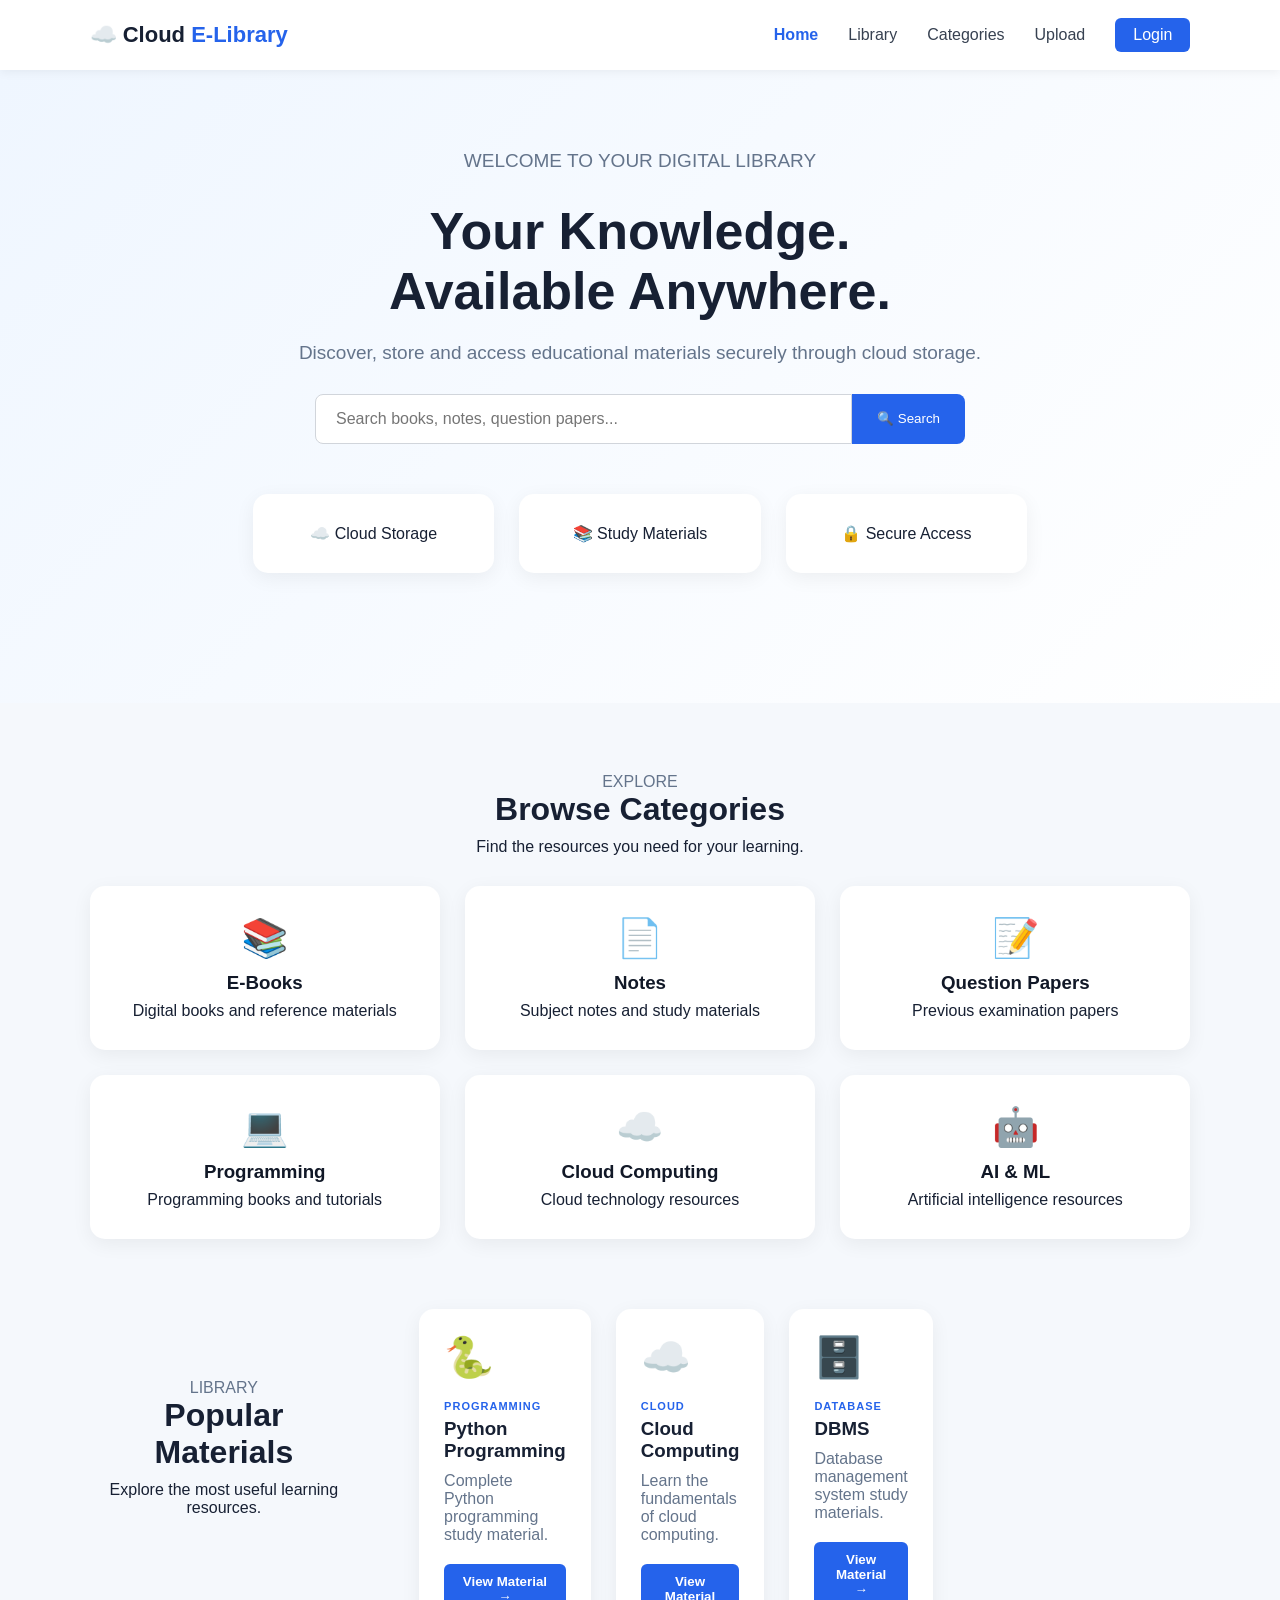
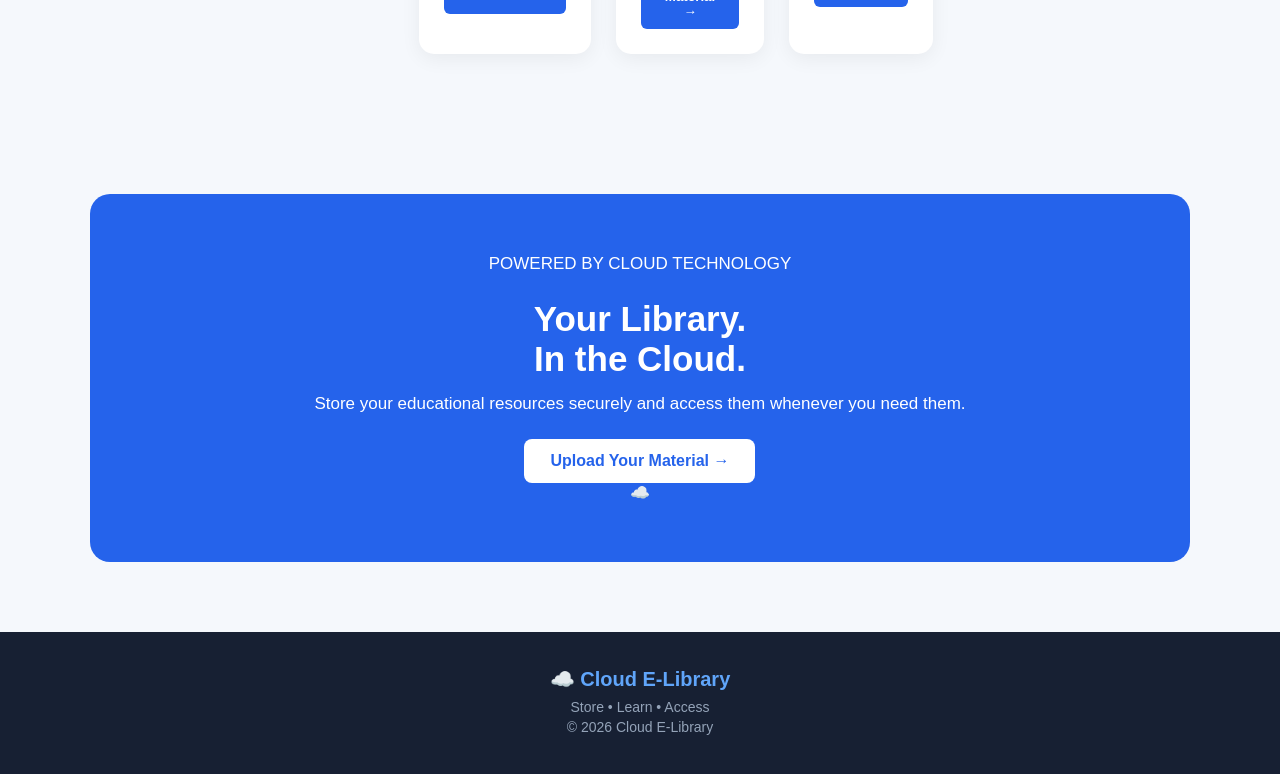
<file: index.html>
<!DOCTYPE html>
<html lang="en">

<head>
    <meta charset="UTF-8">
    <meta name="viewport" content="width=device-width, initial-scale=1.0">

    <title>Cloud E-Library</title>

    <link rel="stylesheet" href="css/style.css">
</head>

<body>

    <!-- Navigation -->

    <header class="navbar">

        <div class="logo">
            ☁️ <span>Cloud</span> E-Library
        </div>

        <nav class="nav-links">
            <a href="index.html" class="active">Home</a>
            <a href="library.html">Library</a>
            <a href="#categories">Categories</a>
            <a href="upload.html">Upload</a>
            <a href="login.html" class="login-btn">Login</a>
        </nav>

    </header>


    <!-- Hero Section -->

    <section class="hero">

        <div class="hero-content">

            <p class="small-title">WELCOME TO YOUR DIGITAL LIBRARY</p>

            <h1>
                Your Knowledge.<br>
                <span>Available Anywhere.</span>
            </h1>

            <p class="hero-text">
                Discover, store and access educational materials
                securely through cloud storage.
            </p>


            <!-- Search -->

            <div class="search-box">

                <input
                    type="text"
                    id="heroSearch"
                    placeholder="Search books, notes, question papers..."
                    onkeypress="if(event.key==='Enter'){window.location.href='library.html?search='+encodeURIComponent(this.value);}"
                >

                <button onclick="window.location.href='library.html?search='+encodeURIComponent(document.getElementById('heroSearch').value)">🔍 Search</button>

            </div>


            <!-- Features -->

            <div class="features">

                <div class="feature-card">
                    ☁️
                    <span>Cloud Storage</span>
                </div>

                <div class="feature-card">
                    📚
                    <span>Study Materials</span>
                </div>

                <div class="feature-card">
                    🔒
                    <span>Secure Access</span>
                </div>

            </div>

        </div>

    </section>


    <!-- Categories -->

    <section class="section" id="categories">

        <div class="section-title">

            <p>EXPLORE</p>

            <h2>Browse Categories</h2>

            <span>
                Find the resources you need for your learning.
            </span>

        </div>


        <div class="categories category-grid">

            <div class="category-card" onclick="window.location.href='library.html?category=ebook'" style="cursor: pointer;">
                <div class="icon">📚</div>
                <h3>E-Books</h3>
                <p>Digital books and reference materials</p>
            </div>


            <div class="category-card" onclick="window.location.href='library.html?category=notes'" style="cursor: pointer;">
                <div class="icon">📄</div>
                <h3>Notes</h3>
                <p>Subject notes and study materials</p>
            </div>


            <div class="category-card" onclick="window.location.href='library.html?category=paper'" style="cursor: pointer;">
                <div class="icon">📝</div>
                <h3>Question Papers</h3>
                <p>Previous examination papers</p>
            </div>


            <div class="category-card" onclick="window.location.href='library.html?category=programming'" style="cursor: pointer;">
                <div class="icon">💻</div>
                <h3>Programming</h3>
                <p>Programming books and tutorials</p>
            </div>


            <div class="category-card" onclick="window.location.href='library.html?category=cloud'" style="cursor: pointer;">
                <div class="icon">☁️</div>
                <h3>Cloud Computing</h3>
                <p>Cloud technology resources</p>
            </div>


            <div class="category-card" onclick="window.location.href='library.html?category=ai'" style="cursor: pointer;">
                <div class="icon">🤖</div>
                <h3>AI & ML</h3>
                <p>Artificial intelligence resources</p>
            </div>

        </div>

    </section>


    <!-- Popular Materials -->

    <section class="popular-materials materials">

        <div class="section-title">

            <p>LIBRARY</p>

            <h2>Popular Materials</h2>

            <span>
                Explore the most useful learning resources.
            </span>

        </div>


        <div class="book-grid">


            <div class="book-card material-card">

                <div class="book-icon material-icon">🐍</div>

                <div class="book-info material-content">

                    <span>PROGRAMMING</span>

                    <h3>Python Programming</h3>

                    <p>
                        Complete Python programming
                        study material.
                    </p>

                    <button onclick="window.location.href='library.html'">View Material →</button>

                </div>

            </div>


            <div class="book-card material-card">

                <div class="book-icon material-icon">☁️</div>

                <div class="book-info material-content">

                    <span>CLOUD</span>

                    <h3>Cloud Computing</h3>

                    <p>
                        Learn the fundamentals of
                        cloud computing.
                    </p>

                    <button onclick="window.location.href='library.html'">View Material →</button>

                </div>

            </div>


            <div class="book-card material-card">

                <div class="book-icon material-icon">🗄️</div>

                <div class="book-info material-content">

                    <span>DATABASE</span>

                    <h3>DBMS</h3>

                    <p>
                        Database management system
                        study materials.
                    </p>

                    <button onclick="window.location.href='library.html'">View Material →</button>

                </div>

            </div>


        </div>

    </section>


    <!-- Cloud Section -->

    <section class="cloud-section">

        <div>

            <p>POWERED BY CLOUD TECHNOLOGY</p>

            <h2>
                Your Library.<br>
                In the Cloud.
            </h2>

            <p>
                Store your educational resources securely
                and access them whenever you need them.
            </p>

            <a href="upload.html">
                Upload Your Material →
            </a>

        </div>

        <div class="cloud-icon">
            ☁️
        </div>

    </section>


    <!-- Footer -->

    <footer class="footer">

        <div class="footer-logo">
            ☁️ Cloud E-Library
        </div>

        <p>
            Store • Learn • Access
        </p>

        <p>
            © 2026 Cloud E-Library
        </p>

    </footer>

    <script src="js/script.js"></script>

</body>

</html>
</file>
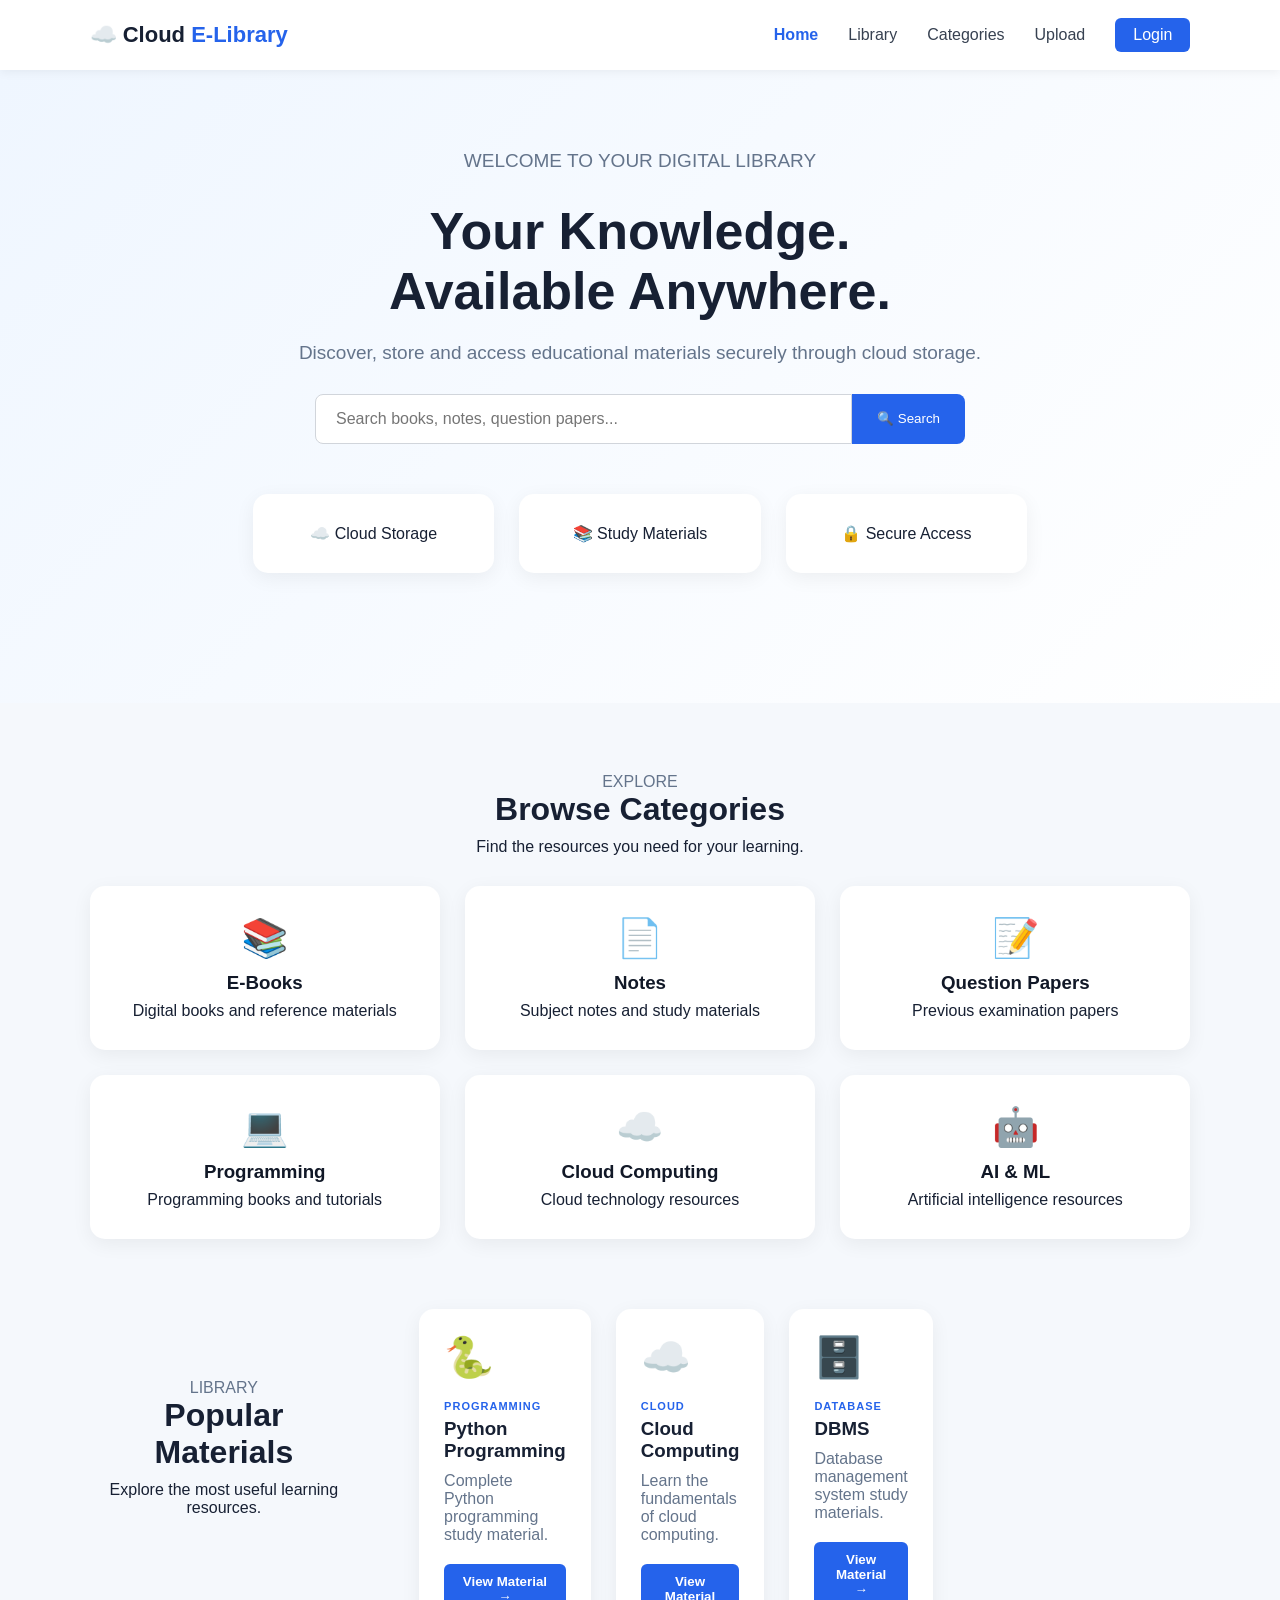
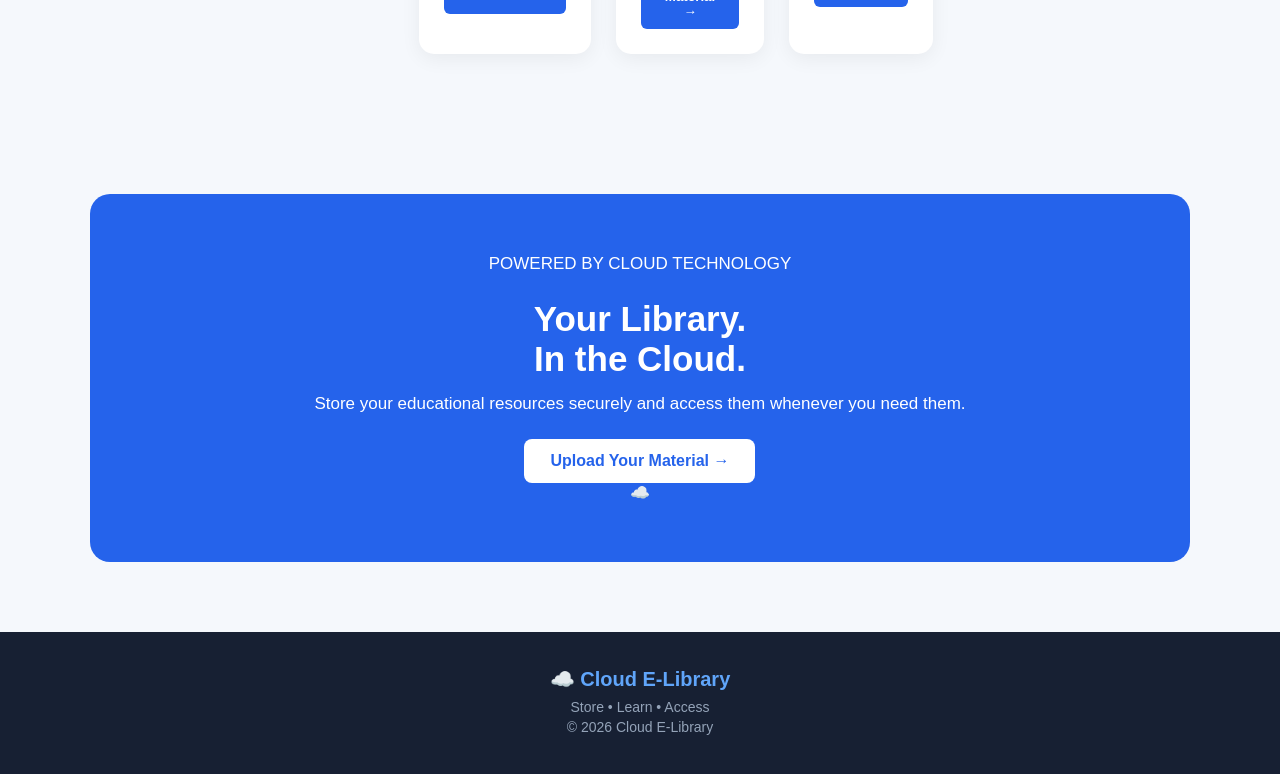
<file: cloud Elibrary/index.html>
<!DOCTYPE html>
<html lang="en">

<head>
    <meta charset="UTF-8">
    <meta name="viewport" content="width=device-width, initial-scale=1.0">

    <title>Cloud E-Library</title>

    <link rel="stylesheet" href="../css/style.css">
</head>

<body>

    <!-- Navigation -->

    <header class="navbar">

        <div class="logo">
            ☁️ <span>Cloud</span> E-Library
        </div>

        <nav class="nav-links">
            <a href="index.html" class="active">Home</a>
            <a href="library.html">Library</a>
            <a href="#categories">Categories</a>
            <a href="upload.html">Upload</a>
            <a href="login.html" class="login-btn">Login</a>
        </nav>

    </header>


    <!-- Hero Section -->

    <section class="hero">

        <div class="hero-content">

            <p class="small-title">WELCOME TO YOUR DIGITAL LIBRARY</p>

            <h1>
                Your Knowledge.<br>
                <span>Available Anywhere.</span>
            </h1>

            <p class="hero-text">
                Discover, store and access educational materials
                securely through cloud storage.
            </p>


            <!-- Search -->

            <div class="search-box">

                <input
                    type="text"
                    id="heroSearch"
                    placeholder="Search books, notes, question papers..."
                    onkeypress="if(event.key==='Enter'){window.location.href='library.html?search='+encodeURIComponent(this.value);}"
                >

                <button onclick="window.location.href='library.html?search='+encodeURIComponent(document.getElementById('heroSearch').value)">🔍 Search</button>

            </div>


            <!-- Features -->

            <div class="features">

                <div class="feature-card">
                    ☁️
                    <span>Cloud Storage</span>
                </div>

                <div class="feature-card">
                    📚
                    <span>Study Materials</span>
                </div>

                <div class="feature-card">
                    🔒
                    <span>Secure Access</span>
                </div>

            </div>

        </div>

    </section>


    <!-- Categories -->

    <section class="section" id="categories">

        <div class="section-title">

            <p>EXPLORE</p>

            <h2>Browse Categories</h2>

            <span>
                Find the resources you need for your learning.
            </span>

        </div>


        <div class="categories category-grid">

            <div class="category-card" onclick="window.location.href='library.html?category=ebook'" style="cursor: pointer;">
                <div class="icon">📚</div>
                <h3>E-Books</h3>
                <p>Digital books and reference materials</p>
            </div>


            <div class="category-card" onclick="window.location.href='library.html?category=notes'" style="cursor: pointer;">
                <div class="icon">📄</div>
                <h3>Notes</h3>
                <p>Subject notes and study materials</p>
            </div>


            <div class="category-card" onclick="window.location.href='library.html?category=paper'" style="cursor: pointer;">
                <div class="icon">📝</div>
                <h3>Question Papers</h3>
                <p>Previous examination papers</p>
            </div>


            <div class="category-card" onclick="window.location.href='library.html?category=programming'" style="cursor: pointer;">
                <div class="icon">💻</div>
                <h3>Programming</h3>
                <p>Programming books and tutorials</p>
            </div>


            <div class="category-card" onclick="window.location.href='library.html?category=cloud'" style="cursor: pointer;">
                <div class="icon">☁️</div>
                <h3>Cloud Computing</h3>
                <p>Cloud technology resources</p>
            </div>


            <div class="category-card" onclick="window.location.href='library.html?category=ai'" style="cursor: pointer;">
                <div class="icon">🤖</div>
                <h3>AI & ML</h3>
                <p>Artificial intelligence resources</p>
            </div>

        </div>

    </section>


    <!-- Popular Materials -->

    <section class="popular-materials materials">

        <div class="section-title">

            <p>LIBRARY</p>

            <h2>Popular Materials</h2>

            <span>
                Explore the most useful learning resources.
            </span>

        </div>


        <div class="book-grid">


            <div class="book-card material-card">

                <div class="book-icon material-icon">🐍</div>

                <div class="book-info material-content">

                    <span>PROGRAMMING</span>

                    <h3>Python Programming</h3>

                    <p>
                        Complete Python programming
                        study material.
                    </p>

                    <button onclick="window.location.href='library.html'">View Material →</button>

                </div>

            </div>


            <div class="book-card material-card">

                <div class="book-icon material-icon">☁️</div>

                <div class="book-info material-content">

                    <span>CLOUD</span>

                    <h3>Cloud Computing</h3>

                    <p>
                        Learn the fundamentals of
                        cloud computing.
                    </p>

                    <button onclick="window.location.href='library.html'">View Material →</button>

                </div>

            </div>


            <div class="book-card material-card">

                <div class="book-icon material-icon">🗄️</div>

                <div class="book-info material-content">

                    <span>DATABASE</span>

                    <h3>DBMS</h3>

                    <p>
                        Database management system
                        study materials.
                    </p>

                    <button onclick="window.location.href='library.html'">View Material →</button>

                </div>

            </div>


        </div>

    </section>


    <!-- Cloud Section -->

    <section class="cloud-section">

        <div>

            <p>POWERED BY CLOUD TECHNOLOGY</p>

            <h2>
                Your Library.<br>
                In the Cloud.
            </h2>

            <p>
                Store your educational resources securely
                and access them whenever you need them.
            </p>

            <a href="upload.html">
                Upload Your Material →
            </a>

        </div>

        <div class="cloud-icon">
            ☁️
        </div>

    </section>


    <!-- Footer -->

    <footer class="footer">

        <div class="footer-logo">
            ☁️ Cloud E-Library
        </div>

        <p>
            Store • Learn • Access
        </p>

        <p>
            © 2026 Cloud E-Library
        </p>

    </footer>

    <script src="../js/script.js"></script>

</body>

</html>
</file>
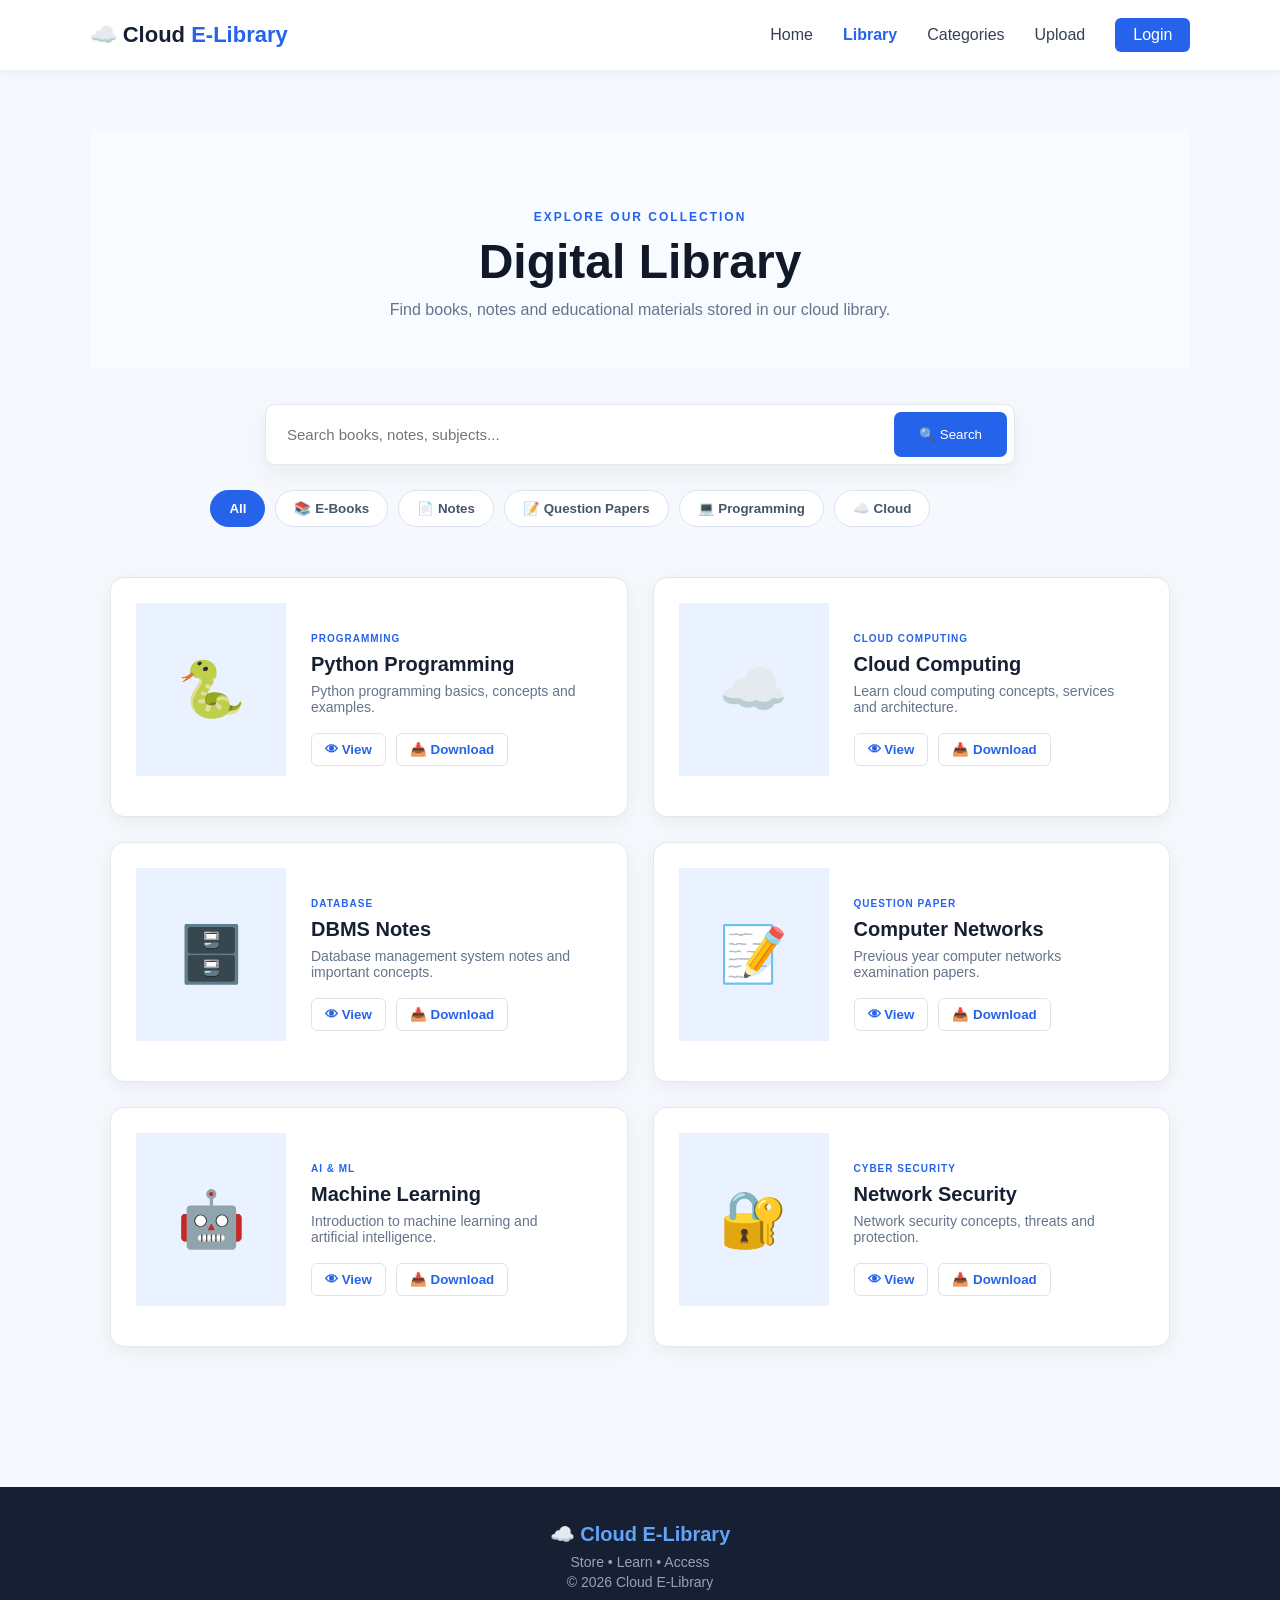
<file: library.html>
<!DOCTYPE html>
<html lang="en">

<head>
    <meta charset="UTF-8">
    <meta name="viewport" content="width=device-width, initial-scale=1.0">

    <title>Library - Cloud E-Library</title>

    <link rel="stylesheet" href="css/style.css">
    <link rel="stylesheet" href="css/library.css">
</head>

<body>

    <!-- Navigation -->

    <header class="navbar">

        <div class="logo">
            ☁️ <span>Cloud</span> E-Library
        </div>

        <nav class="nav-links">
            <a href="index.html">Home</a>
            <a href="library.html" class="active">Library</a>
            <a href="index.html#categories">Categories</a>
            <a href="upload.html">Upload</a>
            <a href="login.html" class="login-btn">Login</a>
        </nav>

    </header>


    <!-- Library Header -->

    <section class="library-header">

        <p>EXPLORE OUR COLLECTION</p>

        <h1>Digital Library</h1>

        <span>
            Find books, notes and educational materials
            stored in our cloud library.
        </span>

    </section>


    <!-- Search -->

    <section class="library-search">

        <input
            type="text"
            id="librarySearch"
            placeholder="Search books, notes, subjects..."
            onkeypress="if(event.key==='Enter'){searchMaterials();}"
        >

        <button onclick="searchMaterials()">
            🔍 Search
        </button>

    </section>


    <!-- Category Filter -->

    <div class="library-categories">

        <button class="filter-btn active" onclick="filterBooks('all', this)">All</button>

        <button class="filter-btn" onclick="filterBooks('ebook', this)">
            📚 E-Books
        </button>

        <button class="filter-btn" onclick="filterBooks('notes', this)">
            📄 Notes
        </button>

        <button class="filter-btn" onclick="filterBooks('paper', this)">
            📝 Question Papers
        </button>

        <button class="filter-btn" onclick="filterBooks('programming', this)">
            💻 Programming
        </button>

        <button class="filter-btn" onclick="filterBooks('cloud', this)">
            ☁️ Cloud
        </button>

    </div>


    <!-- Materials -->

    <section class="library-materials">

        <div class="library-card ebook programming">

            <div class="material-icon">
                🐍
            </div>

            <div class="material-content">

                <span>PROGRAMMING</span>

                <h2>Python Programming</h2>

                <p>
                    Python programming basics,
                    concepts and examples.
                </p>

                <div class="material-buttons">

                    <button>
                        👁 View
                    </button>

                    <button>
                        📥 Download
                    </button>

                </div>

            </div>

        </div>


        <div class="library-card notes cloud">

            <div class="material-icon">
                ☁️
            </div>

            <div class="material-content">

                <span>CLOUD COMPUTING</span>

                <h2>Cloud Computing</h2>

                <p>
                    Learn cloud computing concepts,
                    services and architecture.
                </p>

                <div class="material-buttons">

                    <button>
                        👁 View
                    </button>

                    <button>
                        📥 Download
                    </button>

                </div>

            </div>

        </div>


        <div class="library-card notes">

            <div class="material-icon">
                🗄️
            </div>

            <div class="material-content">

                <span>DATABASE</span>

                <h2>DBMS Notes</h2>

                <p>
                    Database management system
                    notes and important concepts.
                </p>

                <div class="material-buttons">

                    <button>
                        👁 View
                    </button>

                    <button>
                        📥 Download
                    </button>

                </div>

            </div>

        </div>


        <div class="library-card paper">

            <div class="material-icon">
                📝
            </div>

            <div class="material-content">

                <span>QUESTION PAPER</span>

                <h2>Computer Networks</h2>

                <p>
                    Previous year computer networks
                    examination papers.
                </p>

                <div class="material-buttons">

                    <button>
                        👁 View
                    </button>

                    <button>
                        📥 Download
                    </button>

                </div>

            </div>

        </div>


        <div class="library-card ebook">

            <div class="material-icon">
                🤖
            </div>

            <div class="material-content">

                <span>AI & ML</span>

                <h2>Machine Learning</h2>

                <p>
                    Introduction to machine learning
                    and artificial intelligence.
                </p>

                <div class="material-buttons">

                    <button>
                        👁 View
                    </button>

                    <button>
                        📥 Download
                    </button>

                </div>

            </div>

        </div>


        <div class="library-card notes">

            <div class="material-icon">
                🔐
            </div>

            <div class="material-content">

                <span>CYBER SECURITY</span>

                <h2>Network Security</h2>

                <p>
                    Network security concepts,
                    threats and protection.
                </p>

                <div class="material-buttons">

                    <button>
                        👁 View
                    </button>

                    <button>
                        📥 Download
                    </button>

                </div>

            </div>

        </div>

    </section>


    <!-- Footer -->

    <footer class="footer">

        <div class="footer-logo">
            ☁️ Cloud E-Library
        </div>

        <p>
            Store • Learn • Access
        </p>

        <p>
            © 2026 Cloud E-Library
        </p>

    </footer>


    <script src="js/script.js"></script>

</body>

</html>
</file>
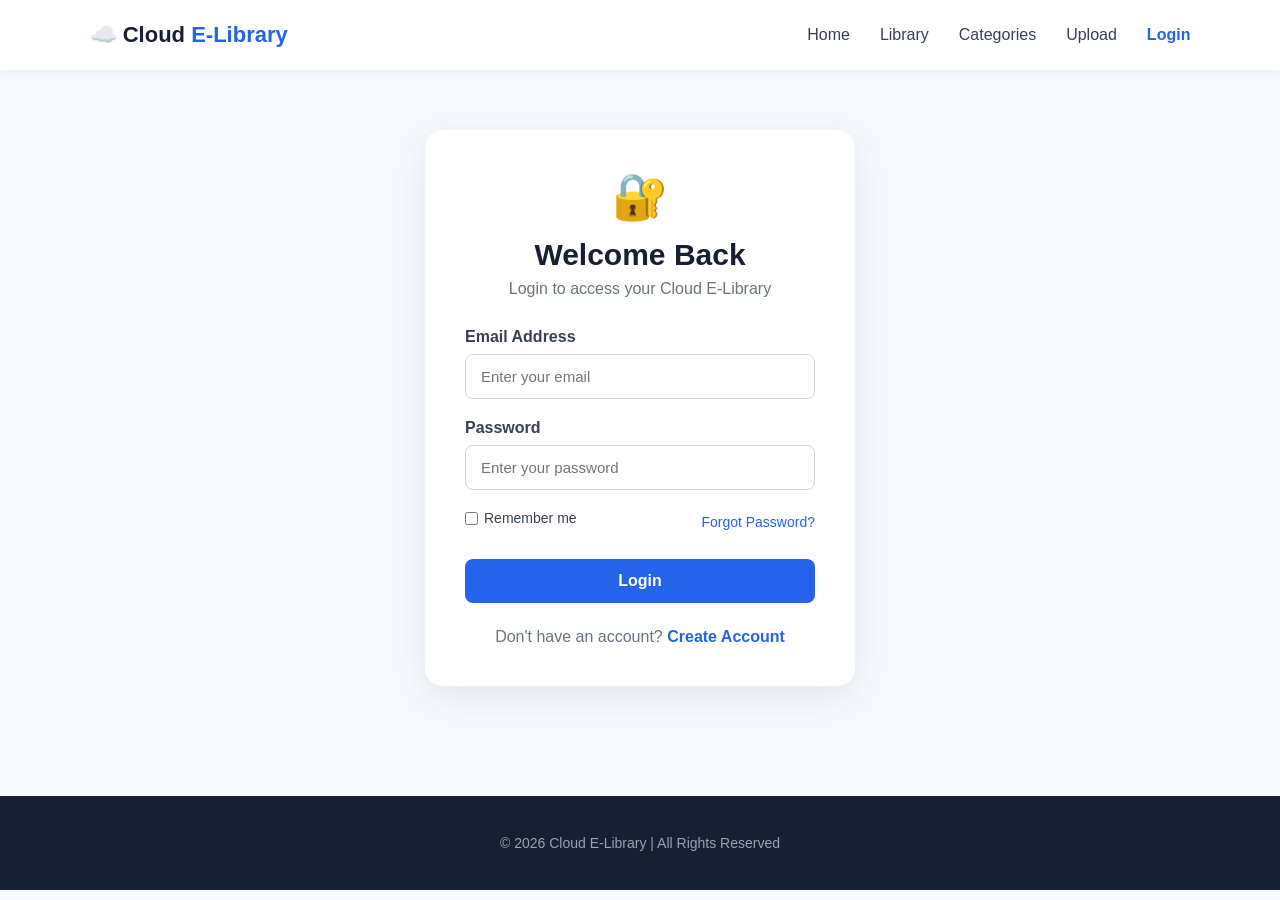
<file: login.html>
<!DOCTYPE html>
<html lang="en">
<head>
    <meta charset="UTF-8">
    <meta name="viewport" content="width=device-width, initial-scale=1.0">
    <title>Login - Cloud E-Library</title>

    <link rel="stylesheet" href="css/style.css">
    <link rel="stylesheet" href="css/login.css">
</head>

<body>

    <!-- Navigation Bar -->
    <nav class="navbar">
        <div class="logo">☁️ <span>Cloud</span> E-Library</div>

        <ul class="nav-links">
            <li><a href="index.html">Home</a></li>
            <li><a href="library.html">Library</a></li>
            <li><a href="index.html#categories">Categories</a></li>
            <li><a href="upload.html">Upload</a></li>
            <li><a href="login.html" class="active">Login</a></li>
        </ul>
    </nav>


    <!-- Login Section -->
    <section class="login-section">

        <div class="login-container">

            <div class="login-icon">🔐</div>

            <h1>Welcome Back</h1>

            <p class="login-subtitle">
                Login to access your Cloud E-Library
            </p>

            <form class="login-form" method="POST">

                <div class="form-group">
                    <label for="email">Email Address</label>
                    <input
                        type="email"
                        id="email"
                        placeholder="Enter your email"
                        required
                    >
                </div>

                <div class="form-group">
                    <label for="password">Password</label>
                    <input
                        type="password"
                        id="password"
                        placeholder="Enter your password"
                        required
                    >
                </div>

                <div class="login-options">

                    <label class="remember">
                        <input type="checkbox">
                        Remember me
                    </label>

                    <a href="#" class="forgot-password" onclick="alert('Password reset instructions will be sent to your registered email.'); return false;">
                        Forgot Password?
                    </a>

                </div>

                <button type="submit" class="login-submit">
                    Login
                </button>

            </form>

            <p class="register-link">
                Don't have an account?
                <a href="register.html">Create Account</a>
            </p>

        </div>

    </section>


    <!-- Footer -->
    <footer class="footer">
        <p>© 2026 Cloud E-Library | All Rights Reserved</p>
    </footer>

    <script src="js/script.js"></script>

</body>
</html>
</file>
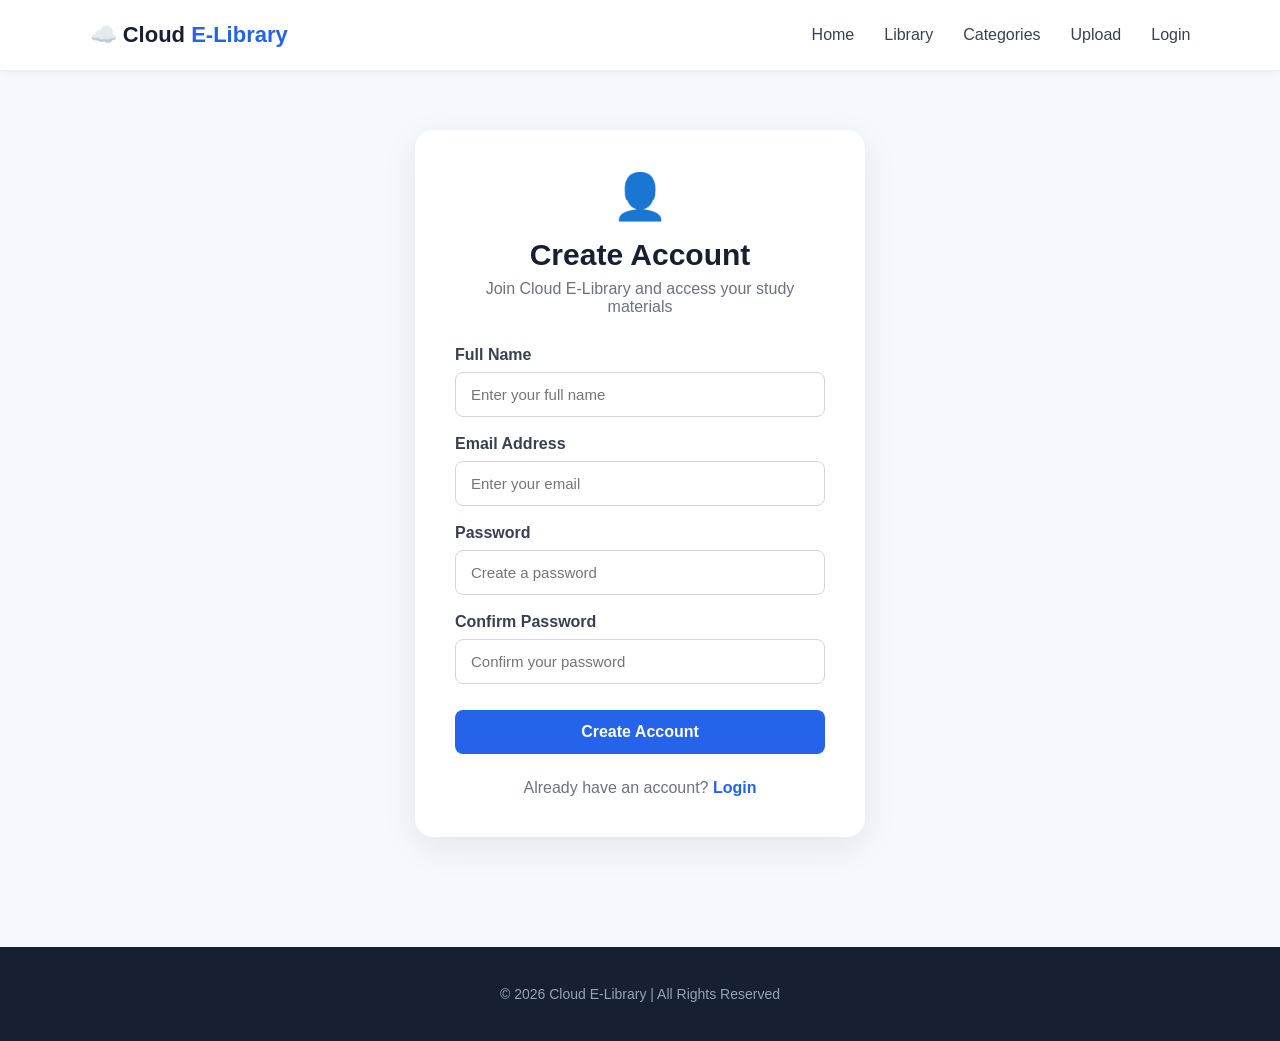
<file: register.html>
<!DOCTYPE html>
<html lang="en">
<head>
    <meta charset="UTF-8">
    <meta name="viewport" content="width=device-width, initial-scale=1.0">

    <title>Register - Cloud E-Library</title>

    <link rel="stylesheet" href="css/style.css">
    <link rel="stylesheet" href="css/register.css">
</head>

<body>

    <!-- Navigation Bar -->
    <nav class="navbar">

        <div class="logo">
            ☁️ <span>Cloud</span> E-Library
        </div>

        <ul class="nav-links">
            <li><a href="index.html">Home</a></li>
            <li><a href="library.html">Library</a></li>
            <li><a href="index.html#categories">Categories</a></li>
            <li><a href="upload.html">Upload</a></li>
            <li><a href="login.html">Login</a></li>
        </ul>

    </nav>


    <!-- Register Section -->

    <section class="register-section">

        <div class="register-container">

            <div class="register-icon">
                👤
            </div>

            <h1>Create Account</h1>

            <p class="register-subtitle">
                Join Cloud E-Library and access your study materials
            </p>


            <form class="register-form" method="POST">

                <!-- Full Name -->

                <div class="form-group">

                    <label for="fullname">
                        Full Name
                    </label>

                    <input
                        type="text"
                        id="fullname"
                        placeholder="Enter your full name"
                        required
                    >

                </div>


                <!-- Email -->

                <div class="form-group">

                    <label for="register-email">
                        Email Address
                    </label>

                    <input
                        type="email"
                        id="register-email"
                        placeholder="Enter your email"
                        required
                    >

                </div>


                <!-- Password -->

                <div class="form-group">

                    <label for="register-password">
                        Password
                    </label>

                    <input
                        type="password"
                        id="register-password"
                        placeholder="Create a password"
                        required
                    >

                </div>


                <!-- Confirm Password -->

                <div class="form-group">

                    <label for="confirm-password">
                        Confirm Password
                    </label>

                    <input
                        type="password"
                        id="confirm-password"
                        placeholder="Confirm your password"
                        required
                    >

                </div>


                <!-- Register Button -->

                <button
                    type="submit"
                    class="register-submit"
                >
                    Create Account
                </button>

            </form>


            <!-- Login Link -->

            <p class="login-link">

                Already have an account?

                <a href="login.html">
                    Login
                </a>

            </p>

        </div>

    </section>


    <!-- Footer -->

    <footer class="footer">

        <p>
            © 2026 Cloud E-Library | All Rights Reserved
        </p>

    </footer>

    <script src="js/script.js"></script>

</body>
</html>
</file>
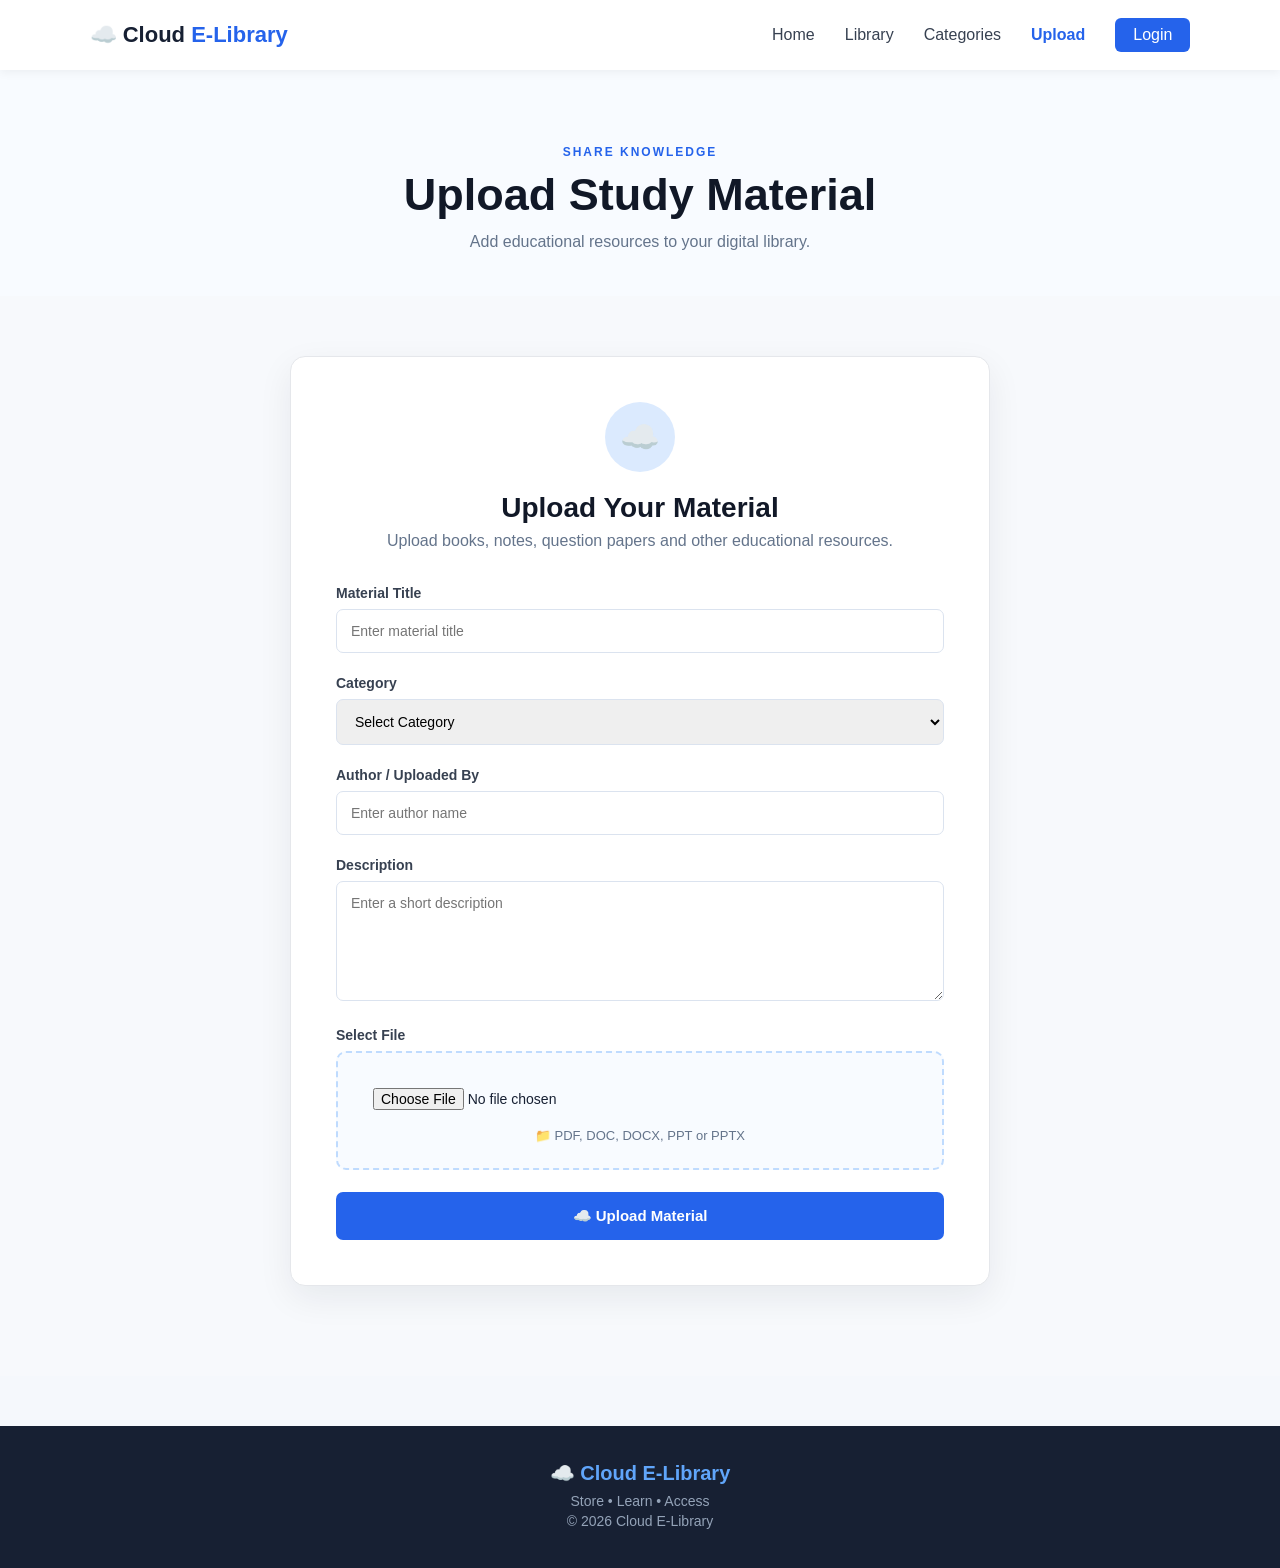
<file: upload.html>
<!DOCTYPE html>
<html lang="en">

<head>
    <meta charset="UTF-8">
    <meta name="viewport" content="width=device-width, initial-scale=1.0">

    <title>Upload Material - Cloud E-Library</title>

    <link rel="stylesheet" href="css/style.css">
    <link rel="stylesheet" href="css/upload.css">
</head>

<body>

    <!-- Navigation -->

    <header class="navbar">

        <div class="logo">
            ☁️ <span>Cloud</span> E-Library
        </div>

        <nav class="nav-links">
            <a href="index.html">Home</a>
            <a href="library.html">Library</a>
            <a href="index.html#categories">Categories</a>
            <a href="upload.html" class="active">Upload</a>
            <a href="login.html" class="login-btn">Login</a>
        </nav>

    </header>


    <!-- Upload Header -->

    <section class="upload-header">

        <p>SHARE KNOWLEDGE</p>

        <h1>Upload Study Material</h1>

        <span>
            Add educational resources to your digital library.
        </span>

    </section>


    <!-- Upload Form -->

    <section class="upload-section">

        <div class="upload-container">

            <div class="upload-icon">
                ☁️
            </div>

            <h2>Upload Your Material</h2>

            <p class="upload-description">
                Upload books, notes, question papers and other
                educational resources.
            </p>


            <form id="uploadForm" class="upload-form" method="POST" enctype="multipart/form-data">


                <!-- Title -->

                <div class="form-group">

                    <label for="title">
                        Material Title
                    </label>

                    <input
                        type="text"
                        id="title"
                        placeholder="Enter material title"
                        required
                    >

                </div>


                <!-- Category -->

                <div class="form-group">

                    <label for="category">
                        Category
                    </label>

                    <select id="category" required>

                        <option value="">
                            Select Category
                        </option>

                        <option value="ebook">
                            E-Book
                        </option>

                        <option value="notes">
                            Notes
                        </option>

                        <option value="question-paper">
                            Question Paper
                        </option>

                        <option value="programming">
                            Programming
                        </option>

                        <option value="cloud">
                            Cloud Computing
                        </option>

                        <option value="ai">
                            AI & ML
                        </option>

                    </select>

                </div>


                <!-- Author -->

                <div class="form-group">

                    <label for="author">
                        Author / Uploaded By
                    </label>

                    <input
                        type="text"
                        id="author"
                        placeholder="Enter author name"
                        required
                    >

                </div>


                <!-- Description -->

                <div class="form-group">

                    <label for="description">
                        Description
                    </label>

                    <textarea
                        id="description"
                        placeholder="Enter a short description"
                        rows="4"
                    ></textarea>

                </div>


                <!-- File -->

                <div class="form-group">

                    <label>
                        Select File
                    </label>

                    <div class="file-box">

                        <input
                            type="file"
                            id="file"
                            accept=".pdf,.doc,.docx,.ppt,.pptx"
                            required
                        >

                        <p>
                            📁 PDF, DOC, DOCX, PPT or PPTX
                        </p>

                    </div>

                </div>


                <!-- Upload Button -->

                <button
                    type="submit"
                    class="upload-button"
                >
                    ☁️ Upload Material
                </button>


            </form>

        </div>

    </section>


    <!-- Footer -->

    <footer class="footer">

        <div class="footer-logo">
            ☁️ Cloud E-Library
        </div>

        <p>
            Store • Learn • Access
        </p>

        <p>
            © 2026 Cloud E-Library
        </p>

    </footer>


    <script src="js/script.js"></script>

</body>

</html>
</file>
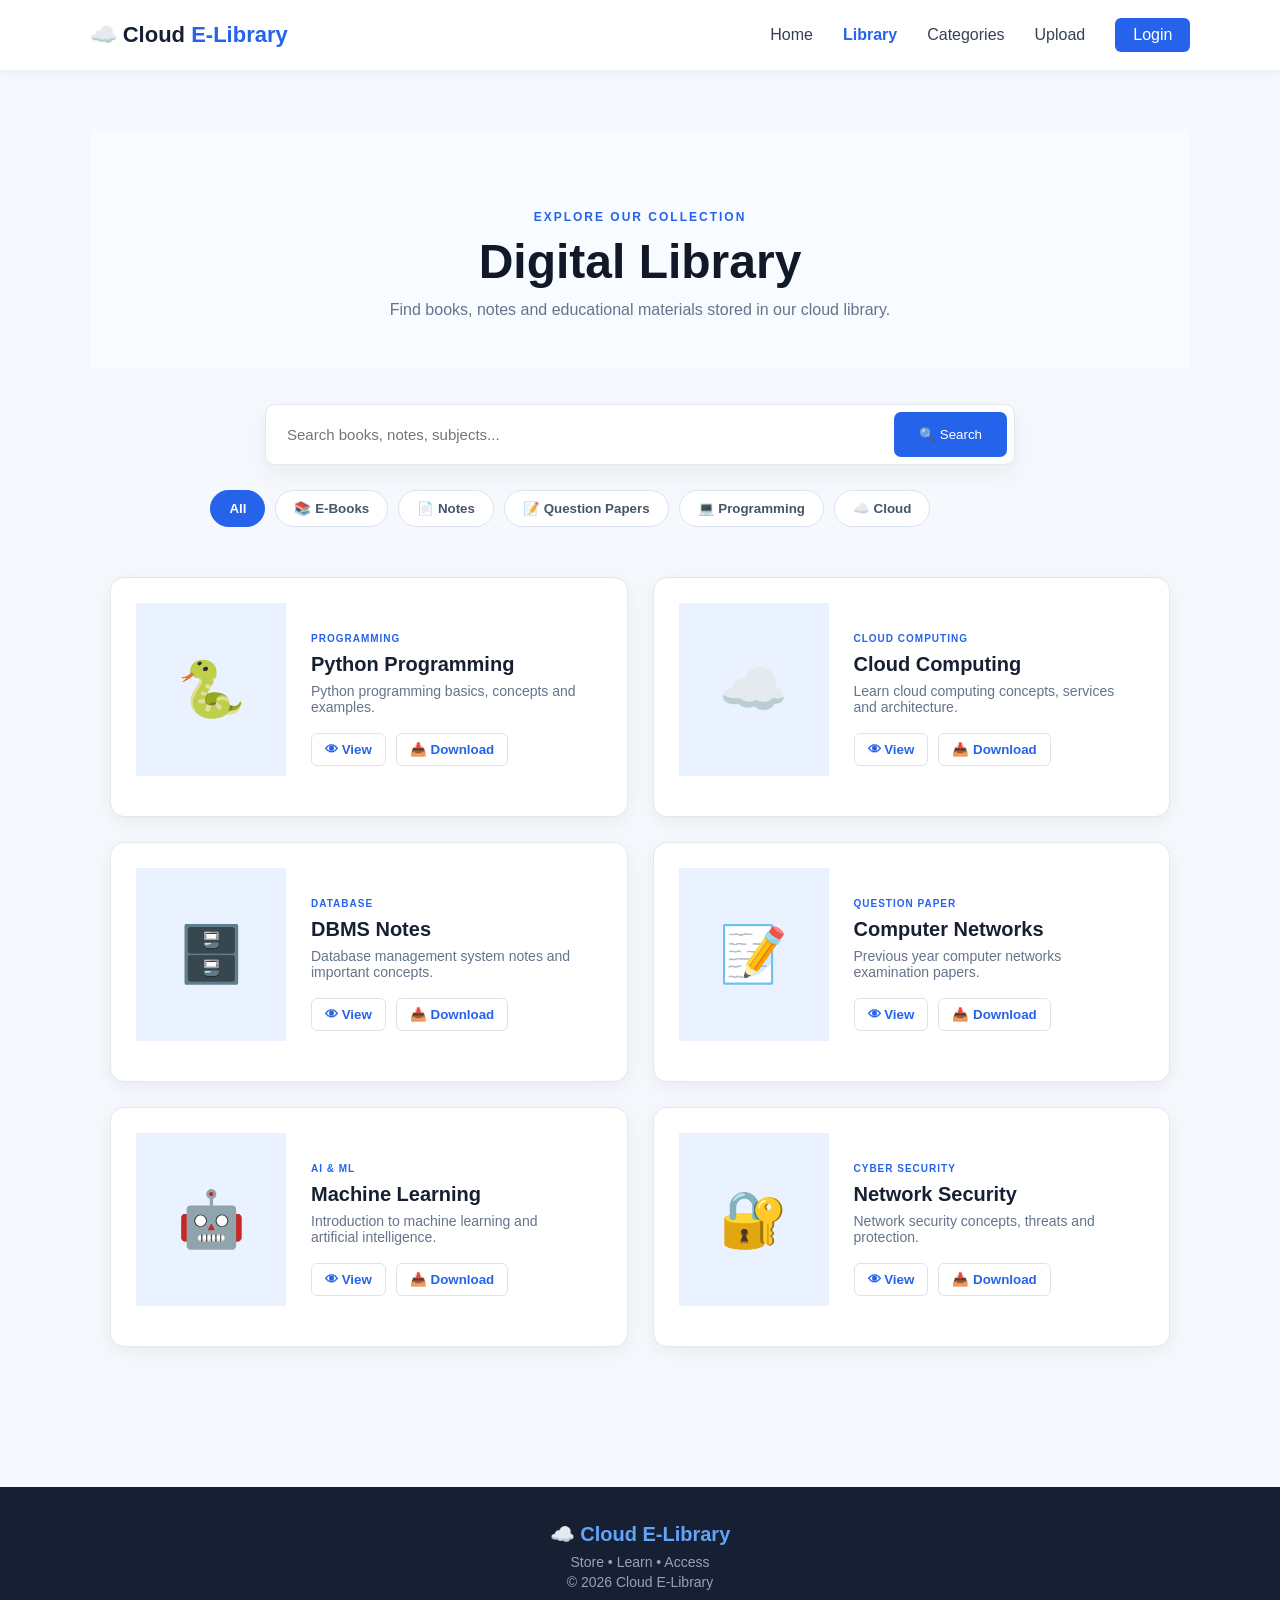
<file: cloud Elibrary/library.html>
<!DOCTYPE html>
<html lang="en">

<head>
    <meta charset="UTF-8">
    <meta name="viewport" content="width=device-width, initial-scale=1.0">

    <title>Library - Cloud E-Library</title>

    <link rel="stylesheet" href="../css/style.css">
    <link rel="stylesheet" href="../css/library.css">
</head>

<body>

    <!-- Navigation -->

    <header class="navbar">

        <div class="logo">
            ☁️ <span>Cloud</span> E-Library
        </div>

        <nav class="nav-links">
            <a href="index.html">Home</a>
            <a href="library.html" class="active">Library</a>
            <a href="index.html#categories">Categories</a>
            <a href="upload.html">Upload</a>
            <a href="login.html" class="login-btn">Login</a>
        </nav>

    </header>


    <!-- Library Header -->

    <section class="library-header">

        <p>EXPLORE OUR COLLECTION</p>

        <h1>Digital Library</h1>

        <span>
            Find books, notes and educational materials
            stored in our cloud library.
        </span>

    </section>


    <!-- Search -->

    <section class="library-search">

        <input
            type="text"
            id="librarySearch"
            placeholder="Search books, notes, subjects..."
            onkeypress="if(event.key==='Enter'){searchMaterials();}"
        >

        <button onclick="searchMaterials()">
            🔍 Search
        </button>

    </section>


    <!-- Category Filter -->

    <div class="library-categories">

        <button class="filter-btn active" onclick="filterBooks('all', this)">All</button>

        <button class="filter-btn" onclick="filterBooks('ebook', this)">
            📚 E-Books
        </button>

        <button class="filter-btn" onclick="filterBooks('notes', this)">
            📄 Notes
        </button>

        <button class="filter-btn" onclick="filterBooks('paper', this)">
            📝 Question Papers
        </button>

        <button class="filter-btn" onclick="filterBooks('programming', this)">
            💻 Programming
        </button>

        <button class="filter-btn" onclick="filterBooks('cloud', this)">
            ☁️ Cloud
        </button>

    </div>


    <!-- Materials -->

    <section class="library-materials">

        <div class="library-card ebook programming">

            <div class="material-icon">
                🐍
            </div>

            <div class="material-content">

                <span>PROGRAMMING</span>

                <h2>Python Programming</h2>

                <p>
                    Python programming basics,
                    concepts and examples.
                </p>

                <div class="material-buttons">

                    <button>
                        👁 View
                    </button>

                    <button>
                        📥 Download
                    </button>

                </div>

            </div>

        </div>


        <div class="library-card notes cloud">

            <div class="material-icon">
                ☁️
            </div>

            <div class="material-content">

                <span>CLOUD COMPUTING</span>

                <h2>Cloud Computing</h2>

                <p>
                    Learn cloud computing concepts,
                    services and architecture.
                </p>

                <div class="material-buttons">

                    <button>
                        👁 View
                    </button>

                    <button>
                        📥 Download
                    </button>

                </div>

            </div>

        </div>


        <div class="library-card notes">

            <div class="material-icon">
                🗄️
            </div>

            <div class="material-content">

                <span>DATABASE</span>

                <h2>DBMS Notes</h2>

                <p>
                    Database management system
                    notes and important concepts.
                </p>

                <div class="material-buttons">

                    <button>
                        👁 View
                    </button>

                    <button>
                        📥 Download
                    </button>

                </div>

            </div>

        </div>


        <div class="library-card paper">

            <div class="material-icon">
                📝
            </div>

            <div class="material-content">

                <span>QUESTION PAPER</span>

                <h2>Computer Networks</h2>

                <p>
                    Previous year computer networks
                    examination papers.
                </p>

                <div class="material-buttons">

                    <button>
                        👁 View
                    </button>

                    <button>
                        📥 Download
                    </button>

                </div>

            </div>

        </div>


        <div class="library-card ebook">

            <div class="material-icon">
                🤖
            </div>

            <div class="material-content">

                <span>AI & ML</span>

                <h2>Machine Learning</h2>

                <p>
                    Introduction to machine learning
                    and artificial intelligence.
                </p>

                <div class="material-buttons">

                    <button>
                        👁 View
                    </button>

                    <button>
                        📥 Download
                    </button>

                </div>

            </div>

        </div>


        <div class="library-card notes">

            <div class="material-icon">
                🔐
            </div>

            <div class="material-content">

                <span>CYBER SECURITY</span>

                <h2>Network Security</h2>

                <p>
                    Network security concepts,
                    threats and protection.
                </p>

                <div class="material-buttons">

                    <button>
                        👁 View
                    </button>

                    <button>
                        📥 Download
                    </button>

                </div>

            </div>

        </div>

    </section>


    <!-- Footer -->

    <footer class="footer">

        <div class="footer-logo">
            ☁️ Cloud E-Library
        </div>

        <p>
            Store • Learn • Access
        </p>

        <p>
            © 2026 Cloud E-Library
        </p>

    </footer>


    <script src="../js/script.js"></script>

</body>

</html>
</file>
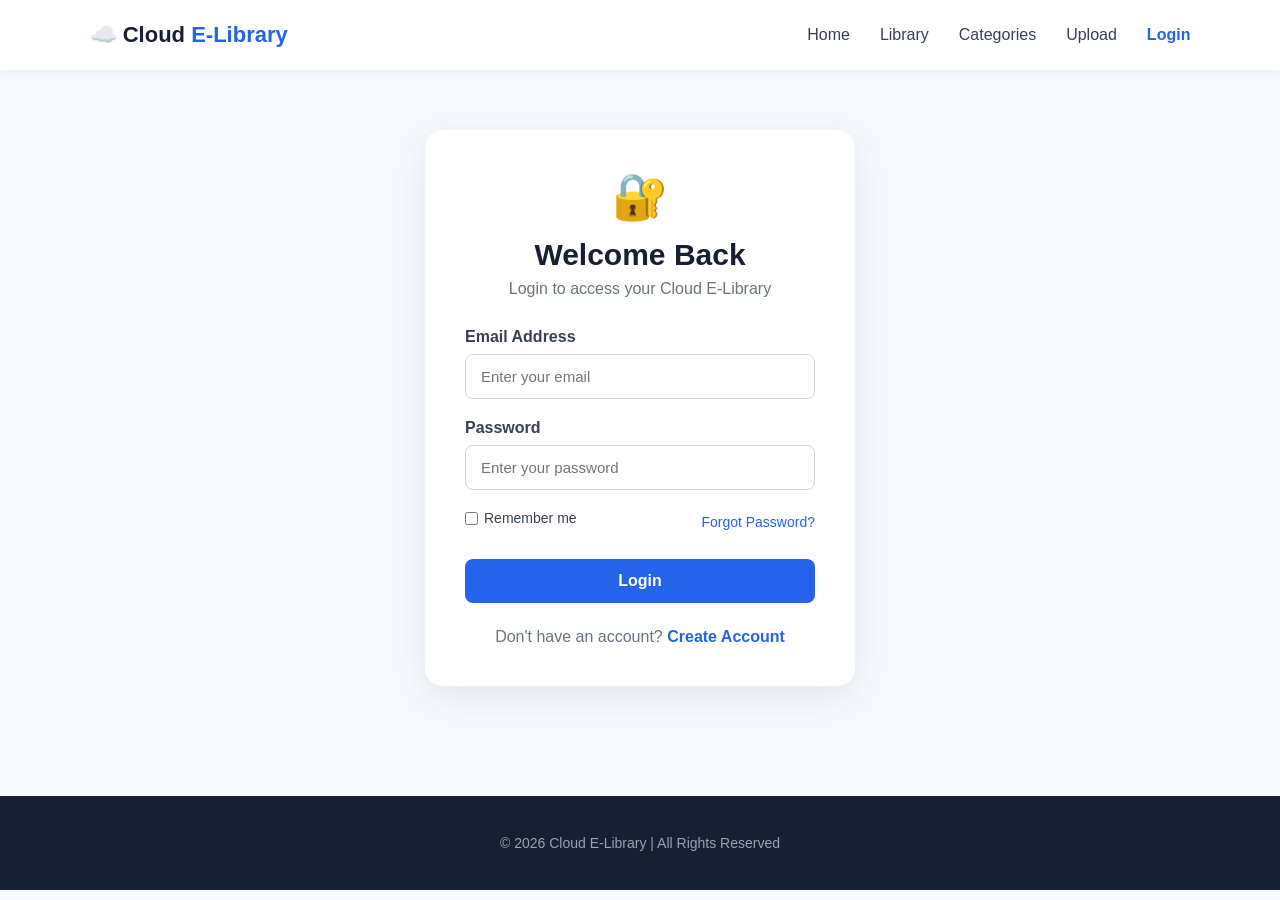
<file: cloud Elibrary/login.html>
<!DOCTYPE html>
<html lang="en">
<head>
    <meta charset="UTF-8">
    <meta name="viewport" content="width=device-width, initial-scale=1.0">
    <title>Login - Cloud E-Library</title>

    <link rel="stylesheet" href="../css/style.css">
    <link rel="stylesheet" href="../css/login.css">
</head>

<body>

    <!-- Navigation Bar -->
    <nav class="navbar">
        <div class="logo">☁️ <span>Cloud</span> E-Library</div>

        <ul class="nav-links">
            <li><a href="index.html">Home</a></li>
            <li><a href="library.html">Library</a></li>
            <li><a href="index.html#categories">Categories</a></li>
            <li><a href="upload.html">Upload</a></li>
            <li><a href="login.html" class="active">Login</a></li>
        </ul>
    </nav>


    <!-- Login Section -->
    <section class="login-section">

        <div class="login-container">

            <div class="login-icon">🔐</div>

            <h1>Welcome Back</h1>

            <p class="login-subtitle">
                Login to access your Cloud E-Library
            </p>

            <form class="login-form" method="POST">

                <div class="form-group">
                    <label for="email">Email Address</label>
                    <input
                        type="email"
                        id="email"
                        placeholder="Enter your email"
                        required
                    >
                </div>

                <div class="form-group">
                    <label for="password">Password</label>
                    <input
                        type="password"
                        id="password"
                        placeholder="Enter your password"
                        required
                    >
                </div>

                <div class="login-options">

                    <label class="remember">
                        <input type="checkbox">
                        Remember me
                    </label>

                    <a href="#" class="forgot-password" onclick="alert('Password reset instructions will be sent to your registered email.'); return false;">
                        Forgot Password?
                    </a>

                </div>

                <button type="submit" class="login-submit">
                    Login
                </button>

            </form>

            <p class="register-link">
                Don't have an account?
                <a href="register.html">Create Account</a>
            </p>

        </div>

    </section>


    <!-- Footer -->
    <footer class="footer">
        <p>© 2026 Cloud E-Library | All Rights Reserved</p>
    </footer>

    <script src="../js/script.js"></script>

</body>
</html>
</file>
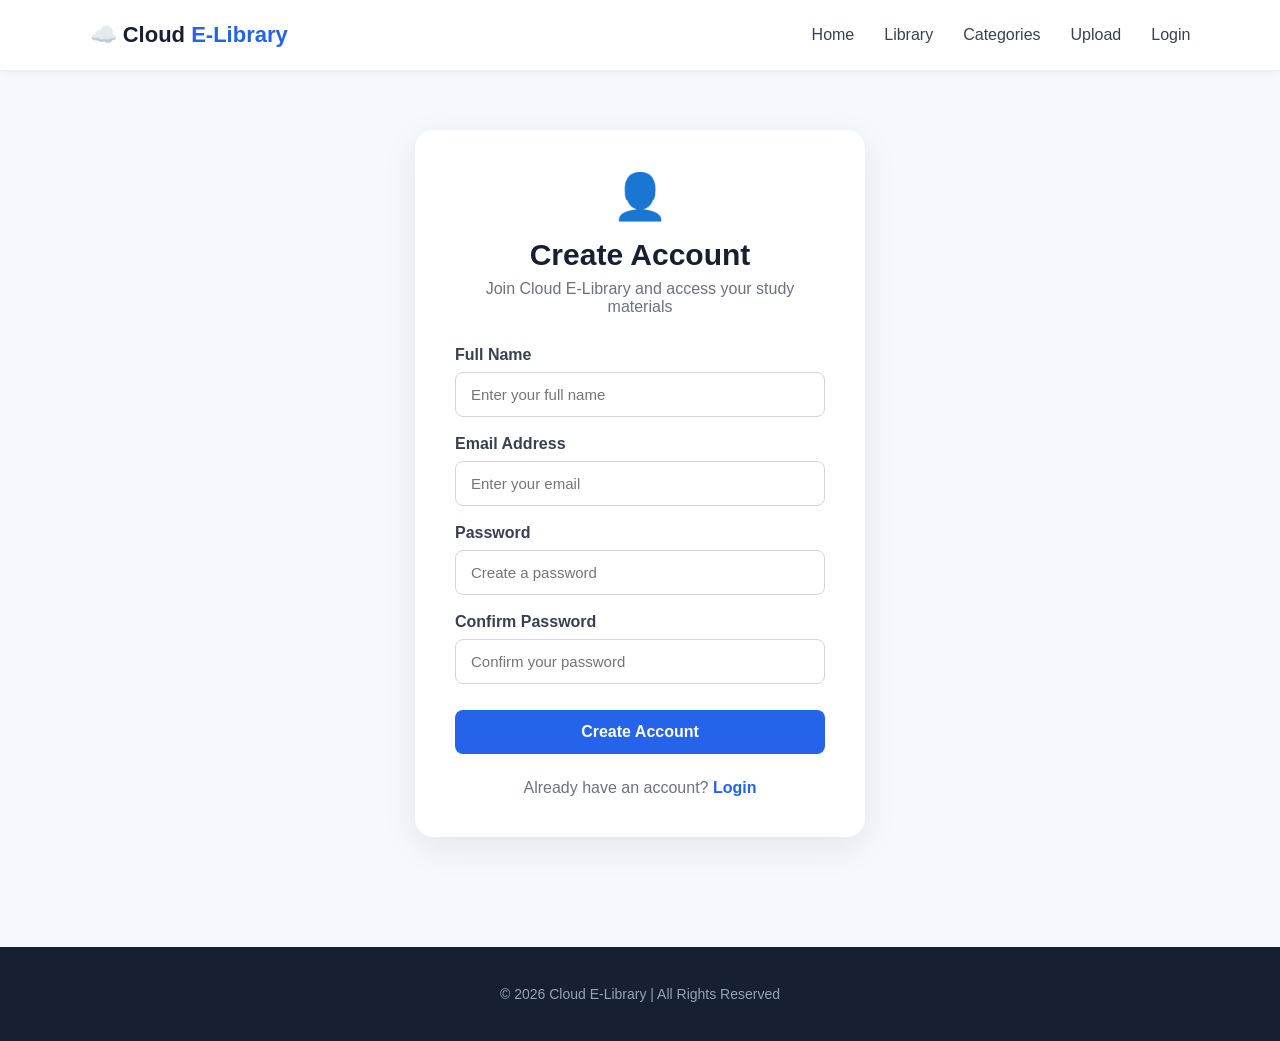
<file: cloud Elibrary/register.html>
<!DOCTYPE html>
<html lang="en">
<head>
    <meta charset="UTF-8">
    <meta name="viewport" content="width=device-width, initial-scale=1.0">

    <title>Register - Cloud E-Library</title>

    <link rel="stylesheet" href="../css/style.css">
    <link rel="stylesheet" href="../css/register.css">
</head>

<body>

    <!-- Navigation Bar -->
    <nav class="navbar">

        <div class="logo">
            ☁️ <span>Cloud</span> E-Library
        </div>

        <ul class="nav-links">
            <li><a href="index.html">Home</a></li>
            <li><a href="library.html">Library</a></li>
            <li><a href="index.html#categories">Categories</a></li>
            <li><a href="upload.html">Upload</a></li>
            <li><a href="login.html">Login</a></li>
        </ul>

    </nav>


    <!-- Register Section -->

    <section class="register-section">

        <div class="register-container">

            <div class="register-icon">
                👤
            </div>

            <h1>Create Account</h1>

            <p class="register-subtitle">
                Join Cloud E-Library and access your study materials
            </p>


            <form class="register-form" method="POST">

                <!-- Full Name -->

                <div class="form-group">

                    <label for="fullname">
                        Full Name
                    </label>

                    <input
                        type="text"
                        id="fullname"
                        placeholder="Enter your full name"
                        required
                    >

                </div>


                <!-- Email -->

                <div class="form-group">

                    <label for="register-email">
                        Email Address
                    </label>

                    <input
                        type="email"
                        id="register-email"
                        placeholder="Enter your email"
                        required
                    >

                </div>


                <!-- Password -->

                <div class="form-group">

                    <label for="register-password">
                        Password
                    </label>

                    <input
                        type="password"
                        id="register-password"
                        placeholder="Create a password"
                        required
                    >

                </div>


                <!-- Confirm Password -->

                <div class="form-group">

                    <label for="confirm-password">
                        Confirm Password
                    </label>

                    <input
                        type="password"
                        id="confirm-password"
                        placeholder="Confirm your password"
                        required
                    >

                </div>


                <!-- Register Button -->

                <button
                    type="submit"
                    class="register-submit"
                >
                    Create Account
                </button>

            </form>


            <!-- Login Link -->

            <p class="login-link">

                Already have an account?

                <a href="login.html">
                    Login
                </a>

            </p>

        </div>

    </section>


    <!-- Footer -->

    <footer class="footer">

        <p>
            © 2026 Cloud E-Library | All Rights Reserved
        </p>

    </footer>

    <script src="../js/script.js"></script>

</body>
</html>
</file>
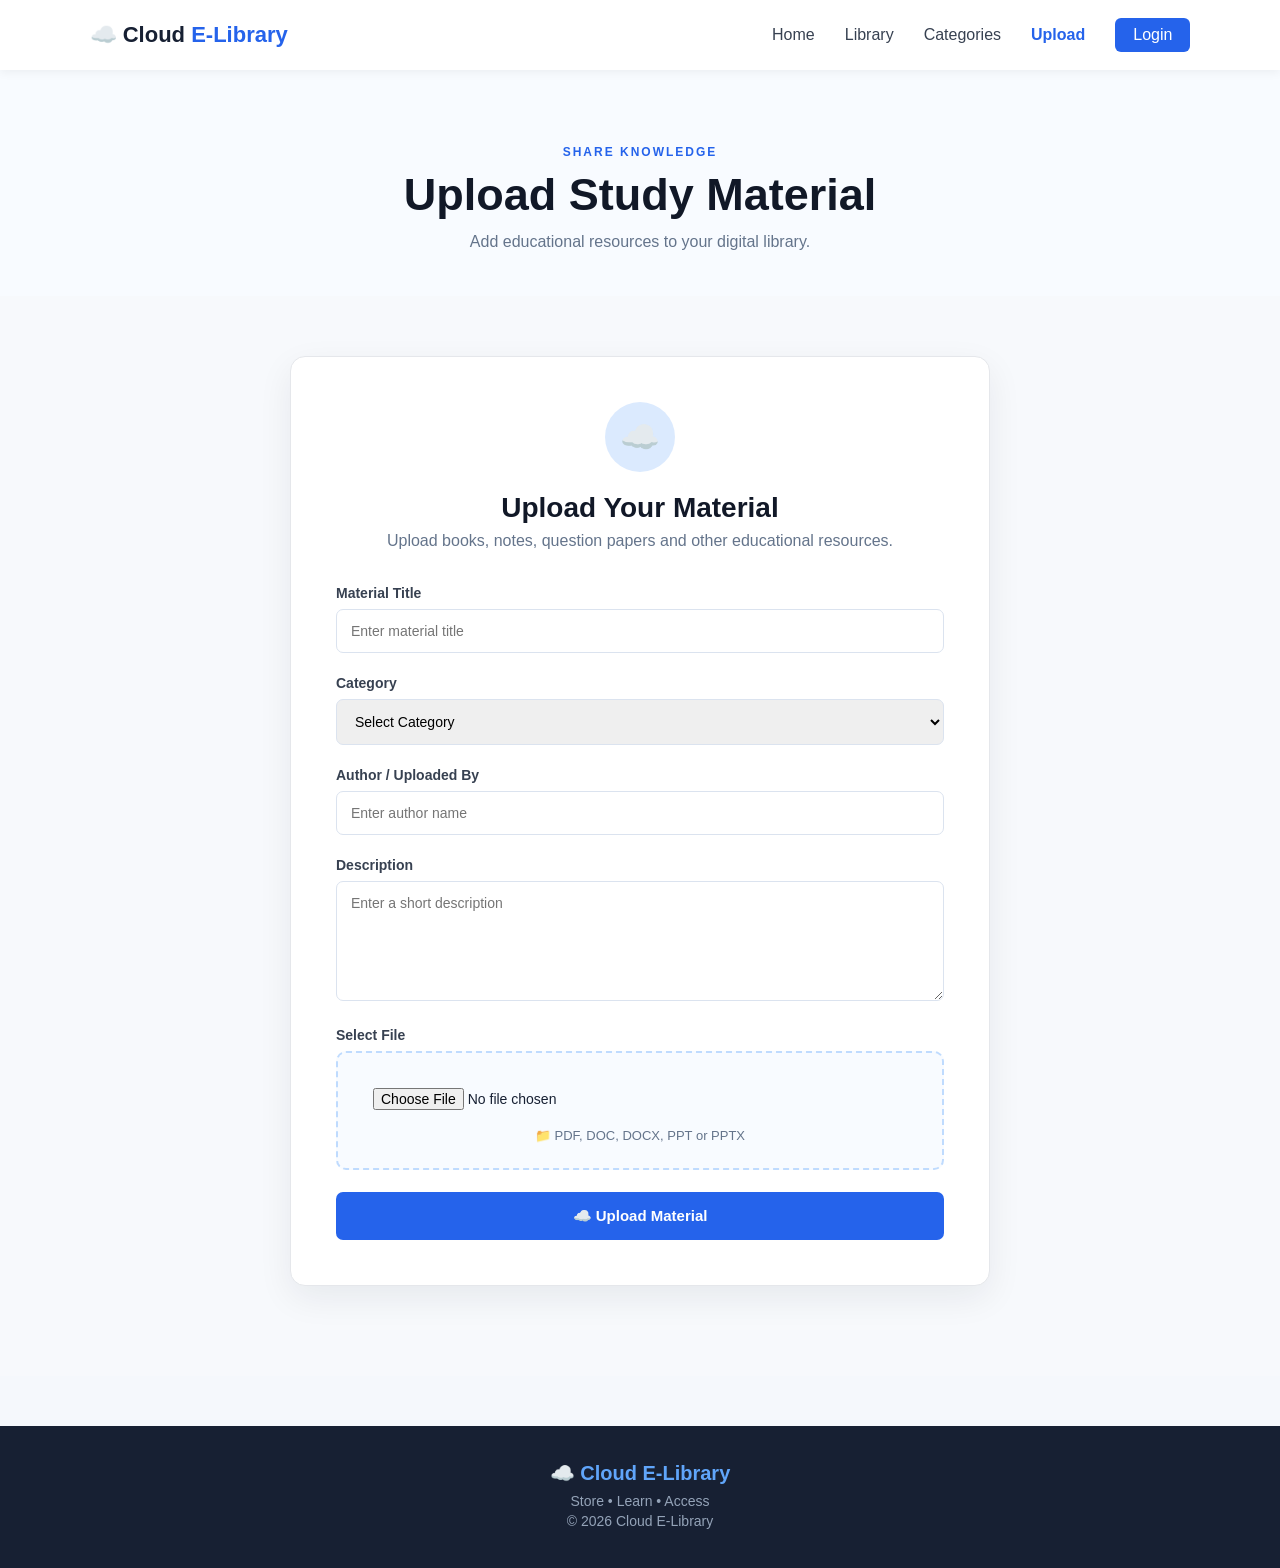
<file: cloud Elibrary/upload.html>
<!DOCTYPE html>
<html lang="en">

<head>
    <meta charset="UTF-8">
    <meta name="viewport" content="width=device-width, initial-scale=1.0">

    <title>Upload Material - Cloud E-Library</title>

    <link rel="stylesheet" href="../css/style.css">
    <link rel="stylesheet" href="../css/upload.css">
</head>

<body>

    <!-- Navigation -->

    <header class="navbar">

        <div class="logo">
            ☁️ <span>Cloud</span> E-Library
        </div>

        <nav class="nav-links">
            <a href="index.html">Home</a>
            <a href="library.html">Library</a>
            <a href="index.html#categories">Categories</a>
            <a href="upload.html" class="active">Upload</a>
            <a href="login.html" class="login-btn">Login</a>
        </nav>

    </header>


    <!-- Upload Header -->

    <section class="upload-header">

        <p>SHARE KNOWLEDGE</p>

        <h1>Upload Study Material</h1>

        <span>
            Add educational resources to your digital library.
        </span>

    </section>


    <!-- Upload Form -->

    <section class="upload-section">

        <div class="upload-container">

            <div class="upload-icon">
                ☁️
            </div>

            <h2>Upload Your Material</h2>

            <p class="upload-description">
                Upload books, notes, question papers and other
                educational resources.
            </p>


            <form id="uploadForm" class="upload-form" method="POST" enctype="multipart/form-data">


                <!-- Title -->

                <div class="form-group">

                    <label for="title">
                        Material Title
                    </label>

                    <input
                        type="text"
                        id="title"
                        placeholder="Enter material title"
                        required
                    >

                </div>


                <!-- Category -->

                <div class="form-group">

                    <label for="category">
                        Category
                    </label>

                    <select id="category" required>

                        <option value="">
                            Select Category
                        </option>

                        <option value="ebook">
                            E-Book
                        </option>

                        <option value="notes">
                            Notes
                        </option>

                        <option value="question-paper">
                            Question Paper
                        </option>

                        <option value="programming">
                            Programming
                        </option>

                        <option value="cloud">
                            Cloud Computing
                        </option>

                        <option value="ai">
                            AI & ML
                        </option>

                    </select>

                </div>


                <!-- Author -->

                <div class="form-group">

                    <label for="author">
                        Author / Uploaded By
                    </label>

                    <input
                        type="text"
                        id="author"
                        placeholder="Enter author name"
                        required
                    >

                </div>


                <!-- Description -->

                <div class="form-group">

                    <label for="description">
                        Description
                    </label>

                    <textarea
                        id="description"
                        placeholder="Enter a short description"
                        rows="4"
                    ></textarea>

                </div>


                <!-- File -->

                <div class="form-group">

                    <label>
                        Select File
                    </label>

                    <div class="file-box">

                        <input
                            type="file"
                            id="file"
                            accept=".pdf,.doc,.docx,.ppt,.pptx"
                            required
                        >

                        <p>
                            📁 PDF, DOC, DOCX, PPT or PPTX
                        </p>

                    </div>

                </div>


                <!-- Upload Button -->

                <button
                    type="submit"
                    class="upload-button"
                >
                    ☁️ Upload Material
                </button>


            </form>

        </div>

    </section>


    <!-- Footer -->

    <footer class="footer">

        <div class="footer-logo">
            ☁️ Cloud E-Library
        </div>

        <p>
            Store • Learn • Access
        </p>

        <p>
            © 2026 Cloud E-Library
        </p>

    </footer>


    <script src="../js/script.js"></script>

</body>

</html>
</file>
<file: css/style.css>
/* =========================================
   CLOUD E-LIBRARY - MAIN STYLE
========================================= */

/* ---------- GLOBAL ---------- */

* {
    margin: 0;
    padding: 0;
    box-sizing: border-box;
}

html {
    scroll-behavior: smooth;
}

body {
    font-family: Arial, Helvetica, sans-serif;
    background: #f5f8fc;
    color: #172033;
    min-width: 320px;
}

a {
    text-decoration: none;
}

button,
input,
select,
textarea {
    font-family: inherit;
}


/* =========================================
   NAVBAR
========================================= */

.navbar {
    width: 100%;
    min-height: 70px;
    padding: 0 7%;

    display: flex;
    justify-content: space-between;
    align-items: center;

    background: #ffffff;

    box-shadow: 0 2px 10px rgba(0, 0, 0, 0.06);

    position: sticky;
    top: 0;
    z-index: 1000;
}

.logo {
    font-size: 22px;
    font-weight: 700;
    color: #2563eb;
}

.logo span {
    color: #172033;
}

.nav-links,
.navbar nav {
    display: flex;
    align-items: center;
    gap: 30px;
    list-style: none;
}

.nav-links a,
.navbar nav a {
    color: #374151;
    font-weight: 500;
    transition: 0.3s;
}

.nav-links a:hover,
.navbar nav a:hover,
.nav-links a.active,
.navbar nav a.active {
    color: #2563eb;
}

.nav-links a.active,
.navbar nav a.active {
    font-weight: 700;
}

.login-btn {
    background: #2563eb;
    color: white !important;
    padding: 8px 18px;
    border-radius: 6px;
    font-weight: 600;
    transition: 0.3s;
}

.login-btn:hover {
    background: #1d4ed8;
    color: white !important;
}


/* =========================================
   HOME PAGE
========================================= */

.hero {
    width: 100%;
    min-height: 600px;

    padding: 80px 7%;

    display: flex;
    justify-content: center;
    align-items: center;

    text-align: center;

    background: linear-gradient(
        135deg,
        #eff6ff,
        #ffffff
    );
}

.hero-content {
    width: 100%;
    max-width: 900px;
    margin: 0 auto;
}

.hero h1 {
    font-size: 52px;
    line-height: 1.15;
    margin-bottom: 20px;
}

.hero p {
    font-size: 19px;
    color: #64748b;
    margin-bottom: 30px;
}

.search-box {
    max-width: 650px;
    margin: 0 auto 30px;
    display: flex;
}

.search-box input {
    flex: 1;
    padding: 15px 20px;

    border: 1px solid #d1d5db;
    border-radius: 8px 0 0 8px;

    font-size: 16px;
    outline: none;
}

.search-box button {
    padding: 15px 25px;

    border: none;
    border-radius: 0 8px 8px 0;

    background: #2563eb;
    color: white;

    cursor: pointer;
}


/* =========================================
   FEATURES
========================================= */

.features {
    width: 86%;
    max-width: 1200px;

    margin: 50px auto;

    display: grid;
    grid-template-columns: repeat(3, 1fr);
    gap: 25px;
}

.feature-card {
    background: white;
    padding: 30px;

    border-radius: 15px;

    text-align: center;

    box-shadow: 0 5px 20px rgba(0, 0, 0, 0.06);
}


/* =========================================
   SECTION TITLE
========================================= */

.section-title {
    width: 86%;
    max-width: 1200px;

    margin: 70px auto 30px;

    text-align: center;
}

.section-title h2 {
    font-size: 32px;
    margin-bottom: 10px;
}

.section-title p {
    color: #64748b;
}


/* =========================================
   CATEGORY CARDS
========================================= */

.categories,
.category-grid {
    width: 86%;
    max-width: 1200px;

    margin: 0 auto 70px;

    display: grid;
    grid-template-columns: repeat(3, 1fr);
    gap: 25px;
}

.category-card {
    background: white;

    padding: 30px;

    border-radius: 15px;

    text-align: center;

    box-shadow: 0 5px 20px rgba(0, 0, 0, 0.06);

    transition: 0.3s;
}

.category-card:hover {
    transform: translateY(-5px);
    box-shadow: 0 10px 25px rgba(37, 99, 235, 0.12);
}

.category-card .icon {
    font-size: 38px;
    margin-bottom: 12px;
}

.category-card h3 {
    margin-bottom: 8px;
    color: #111827;
}


/* =========================================
   POPULAR MATERIALS
========================================= */

.popular-materials,
.book-grid {
    width: 86%;
    max-width: 1200px;

    margin: 0 auto 70px;

    display: grid;
    grid-template-columns: repeat(3, 1fr);
    gap: 25px;
}

.material-card,
.book-card {
    background: white;

    padding: 25px;

    border-radius: 15px;

    box-shadow: 0 5px 20px rgba(0, 0, 0, 0.06);
    transition: 0.3s;
}

.material-card:hover,
.book-card:hover {
    transform: translateY(-5px);
    box-shadow: 0 10px 25px rgba(0, 0, 0, 0.1);
}

.material-card h3,
.book-card h3 {
    margin-bottom: 10px;
}

.material-card p,
.book-card p {
    color: #64748b;
    margin-bottom: 15px;
}

.book-icon {
    font-size: 40px;
    margin-bottom: 15px;
}

.book-info span {
    color: #2563eb;
    font-size: 11px;
    font-weight: 700;
    letter-spacing: 1px;
    display: inline-block;
    margin-bottom: 6px;
}

.book-info button {
    padding: 10px 18px;
    border: none;
    border-radius: 6px;
    background: #2563eb;
    color: white;
    cursor: pointer;
    font-weight: 600;
    transition: 0.3s;
}

.book-info button:hover {
    background: #1d4ed8;
}


/* =========================================
   CLOUD SECTION
========================================= */

.cloud-section {
    width: 86%;
    max-width: 1200px;

    margin: 0 auto 70px;

    padding: 60px 40px;

    text-align: center;

    border-radius: 20px;

    background: #2563eb;

    color: white;
}

.cloud-section h2 {
    font-size: 35px;
    margin-bottom: 15px;
}

.cloud-section p {
    font-size: 17px;
    margin-bottom: 25px;
}

.cloud-section a {
    display: inline-block;
    padding: 13px 26px;
    background: white;
    color: #2563eb;
    border-radius: 8px;
    font-weight: 600;
    transition: 0.3s;
}

.cloud-section a:hover {
    background: #f1f5f9;
    transform: translateY(-2px);
}


/* =========================================
   LIBRARY PAGE
========================================= */

.library-header {
    width: 86%;
    max-width: 1200px;

    margin: 60px auto 30px;

    text-align: center;
}

.library-header h1 {
    font-size: 40px;
    margin-bottom: 10px;
}

.library-header p {
    color: #64748b;
}

.library-search {
    width: 86%;
    max-width: 700px;

    margin: 30px auto;

    display: flex;
}

.library-search input {
    width: 100%;

    padding: 14px 18px;

    border: 1px solid #d1d5db;

    border-radius: 8px;

    outline: none;

    font-size: 16px;
}

.library-categories {
    width: 86%;
    max-width: 1200px;

    margin: 30px auto;

    display: flex;
    justify-content: center;
    gap: 12px;

    flex-wrap: wrap;
}

.library-categories button {
    padding: 10px 18px;

    border: none;

    border-radius: 20px;

    background: #e5edff;

    color: #2563eb;

    cursor: pointer;
}

.library-materials {
    width: 86%;
    max-width: 1200px;

    margin: 40px auto 70px;

    display: grid;

    grid-template-columns: repeat(3, 1fr);

    gap: 25px;
}

.library-card {
    background: white;

    padding: 25px;

    border-radius: 15px;

    box-shadow: 0 5px 20px rgba(0, 0, 0, 0.06);
}

.material-icon {
    font-size: 40px;

    margin-bottom: 15px;
}

.material-content h3 {
    margin-bottom: 10px;
}

.material-content p {
    color: #64748b;

    margin-bottom: 20px;
}

.material-buttons {
    display: flex;

    gap: 10px;
}

.material-buttons a,
.material-buttons button {
    padding: 10px 15px;

    border-radius: 7px;

    border: none;

    background: #2563eb;

    color: white;

    cursor: pointer;
}


/* =========================================
   UPLOAD PAGE
========================================= */

.upload-header {
    text-align: center;

    padding: 60px 20px 20px;
}

.upload-header h1 {
    font-size: 40px;

    margin-bottom: 10px;
}

.upload-header p {
    color: #64748b;
}

.upload-section {
    padding: 20px 20px 70px;
}

.upload-container {
    width: 100%;
    max-width: 700px;

    margin: 0 auto;

    padding: 40px;

    background: white;

    border-radius: 18px;

    box-shadow: 0 10px 35px rgba(0, 0, 0, 0.08);
}

.upload-icon {
    text-align: center;

    font-size: 50px;

    margin-bottom: 15px;
}

.upload-description {
    text-align: center;

    color: #64748b;

    margin-bottom: 30px;
}

.form-group {
    margin-bottom: 20px;
}

.form-group label {
    display: block;

    margin-bottom: 8px;

    font-weight: 600;

    color: #374151;
}

.form-group input,
.form-group select,
.form-group textarea {
    width: 100%;

    padding: 13px 15px;

    border: 1px solid #d1d5db;

    border-radius: 8px;

    outline: none;

    font-size: 15px;
}

.form-group textarea {
    min-height: 120px;

    resize: vertical;
}

.file-box {
    padding: 20px;

    border: 2px dashed #cbd5e1;

    border-radius: 10px;

    text-align: center;
}

.upload-button {
    width: 100%;

    padding: 14px;

    border: none;

    border-radius: 8px;

    background: #2563eb;

    color: white;

    font-size: 16px;

    font-weight: 600;

    cursor: pointer;
}

.upload-button:hover {
    background: #1d4ed8;
}


/* =========================================
   LOGIN PAGE
========================================= */

.login-section {
    min-height: 75vh;

    display: flex;

    justify-content: center;

    align-items: center;

    padding: 60px 20px;
}

.login-container {
    width: 100%;

    max-width: 430px;

    margin: 0 auto;

    padding: 40px;

    background: white;

    border-radius: 18px;

    box-shadow: 0 10px 35px rgba(0, 0, 0, 0.08);

    text-align: center;
}

.login-icon {
    font-size: 45px;

    margin-bottom: 15px;
}

.login-container h1 {
    margin-bottom: 8px;

    font-size: 30px;
}

.login-subtitle {
    color: #64748b;

    margin-bottom: 30px;
}

.login-form {
    text-align: left;
}

.login-form .form-group {
    margin-bottom: 20px;
}

.login-form input[type="email"],
.login-form input[type="password"] {
    width: 100%;

    padding: 13px 15px;

    border: 1px solid #d1d5db;

    border-radius: 8px;

    outline: none;
}

.login-options {
    display: flex;

    justify-content: space-between;

    align-items: center;

    margin-bottom: 25px;

    font-size: 14px;
}

.remember {
    display: flex;

    align-items: center;

    gap: 6px;
}

.forgot-password {
    color: #2563eb;
}

.login-submit {
    width: 100%;

    padding: 13px;

    border: none;

    border-radius: 8px;

    background: #2563eb;

    color: white;

    font-size: 16px;

    font-weight: 600;

    cursor: pointer;
}

.register-link {
    margin-top: 25px;

    color: #64748b;
}

.register-link a {
    color: #2563eb;

    font-weight: 600;
}


/* =========================================
   REGISTER PAGE
========================================= */

.register-section {
    min-height: 75vh;

    display: flex;

    justify-content: center;

    align-items: center;

    padding: 60px 20px;
}

.register-container {
    width: 100%;

    max-width: 450px;

    margin: 0 auto;

    padding: 40px;

    background: white;

    border-radius: 18px;

    box-shadow: 0 10px 35px rgba(0, 0, 0, 0.08);

    text-align: center;
}

.register-icon {
    font-size: 45px;

    margin-bottom: 15px;
}

.register-container h1 {
    margin-bottom: 8px;

    font-size: 30px;
}

.register-subtitle {
    color: #64748b;

    margin-bottom: 30px;
}

.register-form {
    text-align: left;
}

.register-form .form-group {
    margin-bottom: 18px;
}

.register-form input {
    width: 100%;

    padding: 13px 15px;

    border: 1px solid #d1d5db;

    border-radius: 8px;

    outline: none;
}

.register-submit {
    width: 100%;

    padding: 13px;

    margin-top: 8px;

    border: none;

    border-radius: 8px;

    background: #2563eb;

    color: white;

    font-size: 16px;

    font-weight: 600;

    cursor: pointer;
}

.login-link {
    margin-top: 25px;

    color: #64748b;
}

.login-link a {
    color: #2563eb;

    font-weight: 600;
}


/* =========================================
   FOOTER
========================================= */

footer,
.footer {
    width: 100%;

    padding: 35px 20px;

    text-align: center;

    background: #172033;

    color: white;

    margin-top: 50px;
}

.footer-logo {
    font-size: 20px;
    font-weight: 700;
    margin-bottom: 8px;
    color: #60a5fa;
}

.footer p {
    color: #94a3b8;
    font-size: 14px;
    margin: 4px 0;
}

/* Global input focus */
input:focus,
select:focus,
textarea:focus {
    border-color: #2563eb !important;
    outline: none;
    box-shadow: 0 0 0 3px rgba(37, 99, 235, 0.15);
}

.library-categories button.active {
    background: #2563eb;
    color: white;
    border-color: #2563eb;
}


/* =========================================
   MOBILE RESPONSIVE
========================================= */

@media (max-width: 900px) {

    .features,
    .categories,
    .category-grid,
    .popular-materials,
    .book-grid,
    .library-materials {
        grid-template-columns: repeat(2, 1fr);
    }

    .hero h1 {
        font-size: 42px;
    }
}


@media (max-width: 600px) {

    .navbar {
        padding: 15px 5%;

        flex-direction: column;

        gap: 15px;
    }

    .nav-links,
    .navbar nav {
        gap: 15px;

        flex-wrap: wrap;

        justify-content: center;
    }

    .hero {
        padding: 60px 5%;
    }

    .hero h1 {
        font-size: 34px;
    }

    .hero p {
        font-size: 16px;
    }

    .search-box {
        flex-direction: column;
        gap: 10px;
    }

    .search-box input {
        border-radius: 8px;
    }

    .search-box button {
        border-radius: 8px;
    }

    .features,
    .categories,
    .category-grid,
    .popular-materials,
    .book-grid,
    .library-materials {
        width: 90%;

        grid-template-columns: 1fr;
    }

    .library-header,
    .library-materials,
    .library-categories {
        width: 90%;
    }

    .upload-container,
    .login-container,
    .register-container {
        padding: 30px 20px;
    }

    .login-options {
        flex-direction: column;

        align-items: flex-start;

        gap: 12px;
    }

}
</file>
<file: css/library.css>
/* =========================================
   LIBRARY PAGE
   ========================================= */

.library-header {
    text-align: center;
    padding: 80px 20px 50px;
    background: #f8fbff;
}

.library-header p {
    color: #2563eb;
    font-size: 12px;
    font-weight: 700;
    letter-spacing: 2px;
    margin-bottom: 10px;
}

.library-header h1 {
    font-size: 48px;
    color: #111827;
    margin-bottom: 12px;
}

.library-header span {
    color: #64748b;
}


/* Library Search */

.library-search {
    max-width: 750px;
    margin: 35px auto 25px;

    display: flex;

    background: white;

    padding: 7px;

    border: 1px solid #e5e7eb;

    border-radius: 10px;

    box-shadow: 0 8px 25px rgba(0, 0, 0, 0.06);
}

.library-search input {
    flex: 1;

    border: none;

    outline: none;

    padding: 14px;

    font-size: 15px;
}

.library-search button {
    border: none;

    background: #2563eb;

    color: white;

    padding: 0 25px;

    border-radius: 7px;

    cursor: pointer;
}


/* Categories */

.library-categories {
    display: flex;

    justify-content: center;

    flex-wrap: wrap;

    gap: 10px;

    margin: 25px 20px 50px;
}

.library-categories button {
    border: 1px solid #dbe3ef;

    background: white;

    padding: 10px 18px;

    border-radius: 20px;

    cursor: pointer;

    color: #475569;

    font-weight: 600;

    transition: 0.3s;
}

.library-categories button:hover {
    background: #2563eb;

    color: white;

    border-color: #2563eb;
}


/* Library Cards */

.library-materials {
    max-width: 1100px;

    margin: auto;

    padding: 0 20px 90px;

    display: grid;

    grid-template-columns: repeat(2, 1fr);

    gap: 25px;
}

.library-card {
    display: flex;

    background: white;

    border: 1px solid #e5e7eb;

    border-radius: 14px;

    overflow: hidden;

    transition: 0.3s;
}

.library-card:hover {
    transform: translateY(-5px);

    box-shadow: 0 15px 30px rgba(15, 23, 42, 0.1);
}

.material-icon {
    min-width: 150px;

    display: flex;

    align-items: center;

    justify-content: center;

    background: #eaf2ff;

    font-size: 55px;
}

.material-content {
    padding: 25px;
}

.material-content > span {
    color: #2563eb;

    font-size: 10px;

    font-weight: 700;

    letter-spacing: 1px;
}

.material-content h2 {
    font-size: 20px;

    margin: 7px 0;
}

.material-content p {
    color: #64748b;

    font-size: 14px;

    margin-bottom: 18px;
}

.material-buttons {
    display: flex;

    gap: 10px;
}

.material-buttons button {
    border: 1px solid #dbe3ef;

    background: white;

    padding: 8px 13px;

    border-radius: 6px;

    cursor: pointer;

    font-weight: 600;

    color: #2563eb;
}

.material-buttons button:hover {
    background: #2563eb;

    color: white;
}


/* Mobile */

@media (max-width: 700px) {

    .library-header h1 {
        font-size: 36px;
    }

    .library-search {
        margin: 25px 20px;
    }

    .library-materials {
        grid-template-columns: 1fr;
    }

    .library-card {
        flex-direction: column;
    }

    .material-icon {
        height: 130px;
    }

}
</file>
<file: css/login.css>
/* =========================
   LOGIN PAGE
========================= */

.login-section {
    min-height: 75vh;
    display: flex;
    justify-content: center;
    align-items: center;
    padding: 60px 20px;
    background: #f5f8fc;
}

.login-container {
    width: 100%;
    max-width: 430px;
    background: white;
    padding: 40px;
    border-radius: 18px;
    box-shadow: 0 10px 35px rgba(0, 0, 0, 0.08);
    text-align: center;
}

.login-icon {
    font-size: 45px;
    margin-bottom: 15px;
}

.login-container h1 {
    margin-bottom: 8px;
    font-size: 30px;
    color: #172033;
}

.login-subtitle {
    color: #6b7280;
    margin-bottom: 30px;
}

.login-form {
    text-align: left;
}

.login-form .form-group {
    margin-bottom: 20px;
}

.login-form label {
    display: block;
    margin-bottom: 8px;
    font-weight: 600;
    color: #374151;
}

.login-form input[type="email"],
.login-form input[type="password"] {
    width: 100%;
    padding: 13px 15px;
    border: 1px solid #d1d5db;
    border-radius: 8px;
    font-size: 15px;
    outline: none;
}

.login-form input[type="email"]:focus,
.login-form input[type="password"]:focus {
    border-color: #2563eb;
}

.login-options {
    display: flex;
    justify-content: space-between;
    align-items: center;
    margin-bottom: 25px;
    font-size: 14px;
}

.remember {
    display: flex !important;
    align-items: center;
    gap: 6px;
    font-weight: normal !important;
}

.forgot-password {
    color: #2563eb;
    text-decoration: none;
}

.login-submit {
    width: 100%;
    padding: 13px;
    border: none;
    border-radius: 8px;
    background: #2563eb;
    color: white;
    font-size: 16px;
    font-weight: 600;
    cursor: pointer;
}

.login-submit:hover {
    background: #1d4ed8;
}

.register-link {
    margin-top: 25px;
    color: #6b7280;
}

.register-link a {
    color: #2563eb;
    font-weight: 600;
    text-decoration: none;
}


/* Mobile Login */

@media (max-width: 600px) {

    .login-container {
        padding: 30px 20px;
    }

    .login-options {
        flex-direction: column;
        align-items: flex-start;
        gap: 12px;
    }

}
</file>
<file: css/register.css>
/* =========================
   REGISTER PAGE
========================= */

.register-section {
    min-height: 75vh;
    display: flex;
    justify-content: center;
    align-items: center;
    padding: 60px 20px;
    background: #f5f8fc;
}

.register-container {
    width: 100%;
    max-width: 450px;
    background: white;
    padding: 40px;
    border-radius: 18px;
    box-shadow: 0 10px 35px rgba(0, 0, 0, 0.08);
    text-align: center;
}

.register-icon {
    font-size: 45px;
    margin-bottom: 15px;
}

.register-container h1 {
    margin-bottom: 8px;
    font-size: 30px;
    color: #172033;
}

.register-subtitle {
    color: #6b7280;
    margin-bottom: 30px;
}

.register-form {
    text-align: left;
}

.register-form .form-group {
    margin-bottom: 18px;
}

.register-form label {
    display: block;
    margin-bottom: 8px;
    font-weight: 600;
    color: #374151;
}

.register-form input {
    width: 100%;
    padding: 13px 15px;
    border: 1px solid #d1d5db;
    border-radius: 8px;
    font-size: 15px;
    outline: none;
    box-sizing: border-box;
}

.register-form input:focus {
    border-color: #2563eb;
}

.register-submit {
    width: 100%;
    padding: 13px;
    margin-top: 8px;
    border: none;
    border-radius: 8px;
    background: #2563eb;
    color: white;
    font-size: 16px;
    font-weight: 600;
    cursor: pointer;
}

.register-submit:hover {
    background: #1d4ed8;
}

.login-link {
    margin-top: 25px;
    color: #6b7280;
}

.login-link a {
    color: #2563eb;
    font-weight: 600;
    text-decoration: none;
}


/* Mobile Register */

@media (max-width: 600px) {

    .register-container {
        padding: 30px 20px;
    }

}
</file>
<file: css/upload.css>
/* =========================================
   UPLOAD PAGE
   ========================================= */

.upload-header {
    text-align: center;

    padding: 75px 20px 45px;

    background: #f8fbff;
}

.upload-header p {
    color: #2563eb;

    font-size: 12px;

    font-weight: 700;

    letter-spacing: 2px;

    margin-bottom: 10px;
}

.upload-header h1 {
    font-size: 45px;

    color: #111827;

    margin-bottom: 12px;
}

.upload-header span {
    color: #64748b;

    font-size: 16px;
}


/* Upload Section */

.upload-section {
    padding: 60px 20px 90px;

    background: #f7f9fc;
}

.upload-container {
    max-width: 700px;

    margin: auto;

    background: white;

    padding: 45px;

    border-radius: 15px;

    border: 1px solid #e5e7eb;

    box-shadow: 0 12px 35px rgba(15, 23, 42, 0.07);
}

.upload-icon {
    width: 70px;

    height: 70px;

    margin: 0 auto 20px;

    display: flex;

    align-items: center;

    justify-content: center;

    background: #dbeafe;

    border-radius: 50%;

    font-size: 32px;
}

.upload-container h2 {
    text-align: center;

    font-size: 28px;

    color: #111827;

    margin-bottom: 8px;
}

.upload-description {
    text-align: center;

    color: #64748b;

    margin-bottom: 35px;
}


/* Form */

.form-group {
    margin-bottom: 22px;
}

.form-group label {
    display: block;

    margin-bottom: 8px;

    font-weight: 600;

    color: #374151;

    font-size: 14px;
}

.form-group input,
.form-group select,
.form-group textarea {
    width: 100%;

    padding: 13px 14px;

    border: 1px solid #dbe3ef;

    border-radius: 7px;

    outline: none;

    font-family: inherit;

    font-size: 14px;

    transition: 0.3s;
}

.form-group input:focus,
.form-group select:focus,
.form-group textarea:focus {
    border-color: #2563eb;

    box-shadow: 0 0 0 3px rgba(37, 99, 235, 0.1);
}

.form-group textarea {
    resize: vertical;
}


/* File Upload */

.file-box {
    padding: 25px;

    border: 2px dashed #bfdbfe;

    border-radius: 10px;

    text-align: center;

    background: #f8fbff;
}

.file-box input {
    border: none;

    padding: 10px;

    background: transparent;
}

.file-box p {
    margin-top: 8px;

    color: #64748b;

    font-size: 13px;
}


/* Upload Button */

.upload-button {
    width: 100%;

    padding: 15px;

    border: none;

    border-radius: 7px;

    background: #2563eb;

    color: white;

    font-size: 15px;

    font-weight: 700;

    cursor: pointer;

    transition: 0.3s;
}

.upload-button:hover {
    background: #1d4ed8;

    transform: translateY(-2px);
}


/* Mobile */

@media (max-width: 600px) {

    .upload-header h1 {
        font-size: 34px;
    }

    .upload-container {
        padding: 30px 20px;
    }

}
</file>
